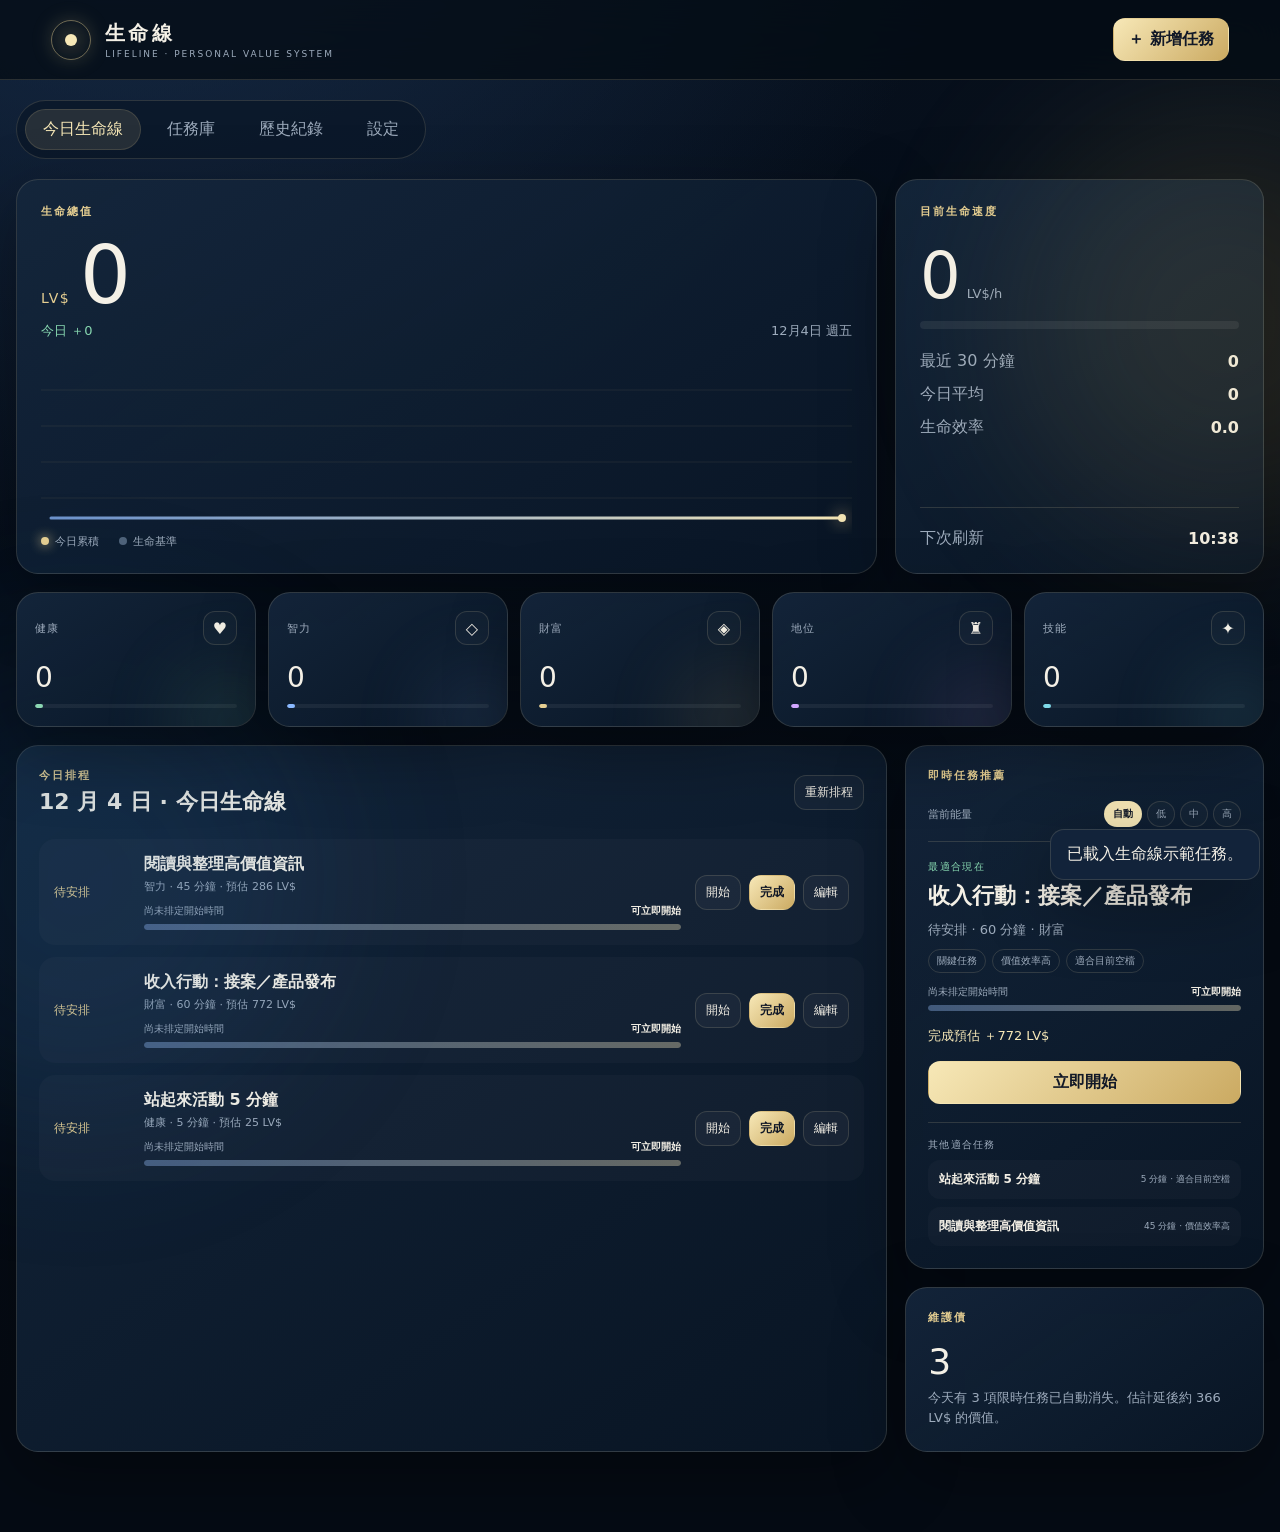
<file: index.html>
<!doctype html>
<html lang="zh-Hant">
<head>
  <meta charset="utf-8" />
  <meta name="viewport" content="width=device-width, initial-scale=1, viewport-fit=cover" />
  <meta name="theme-color" content="#07111f" />
  <meta name="description" content="生命線 Lifeline：把每日任務、能力成長與生命價值連結起來。" />
  <link rel="manifest" href="manifest.webmanifest" />
  <link rel="icon" href="icon.svg" type="image/svg+xml" />
  <link rel="stylesheet" href="style.css" />
  <title>生命線 Lifeline</title>
</head>
<body>
  <div class="ambient ambient-a"></div>
  <div class="ambient ambient-b"></div>

  <header class="topbar">
    <div class="brand">
      <div class="brand-mark" aria-hidden="true"><span></span></div>
      <div>
        <div class="brand-title">生命線</div>
        <div class="brand-subtitle">LIFELINE · PERSONAL VALUE SYSTEM</div>
      </div>
    </div>
    <div class="top-actions">
      <button id="installBtn" class="button ghost hidden">安裝 App</button>
      <button id="addTaskBtn" class="button primary">＋ 新增任務</button>
    </div>
  </header>

  <main class="app-shell">
    <nav class="tabs" aria-label="主選單">
      <button class="tab active" data-view="dashboard">今日生命線</button>
      <button class="tab" data-view="tasks">任務庫</button>
      <button class="tab" data-view="history">歷史紀錄</button>
      <button class="tab" data-view="settings">設定</button>
    </nav>

    <section id="dashboardView" class="view active">
      <div class="hero-grid">
        <article class="card total-card">
          <div class="eyebrow">生命總值</div>
          <div class="total-value"><span class="currency">LV$</span><span id="totalValue">0</span></div>
          <div class="delta-row">
            <span id="todayDelta" class="positive">今日 ＋0</span>
            <span id="currentTimeLabel">更新中</span>
          </div>
          <canvas id="lifelineCanvas" width="900" height="260" aria-label="生命價值走勢圖"></canvas>
          <div class="chart-legend">
            <span><i class="legend-dot live"></i>今日累積</span>
            <span><i class="legend-dot baseline"></i>生命基準</span>
          </div>
        </article>

        <article class="card speed-card">
          <div class="eyebrow">目前生命速度</div>
          <div class="speed-value"><span id="currentRate">0</span><small>LV$/h</small></div>
          <div class="speed-meter"><div id="speedMeterFill"></div></div>
          <div class="metric-list">
            <div><span>最近 30 分鐘</span><strong id="instantRate">0</strong></div>
            <div><span>今日平均</span><strong id="dailyRate">0</strong></div>
            <div><span>生命效率</span><strong id="efficiencyRate">0</strong></div>
          </div>
          <div class="next-refresh">
            <span>下次刷新</span>
            <strong id="refreshCountdown">30:00</strong>
          </div>
        </article>
      </div>

      <section class="dimension-grid" id="dimensionGrid" aria-label="生命五維"></section>

      <div class="content-grid">
        <section class="card timeline-card">
          <div class="section-head">
            <div>
              <div class="eyebrow">今日排程</div>
              <h2 id="todayTitle">今日生命線</h2>
            </div>
            <button id="autoScheduleBtn" class="button ghost small">重新排程</button>
          </div>
          <div id="timeline" class="timeline"></div>
        </section>

        <aside class="side-stack">
          <section class="card focus-card">
            <div class="eyebrow">下一個行動</div>
            <div id="focusTask" class="focus-task"></div>
          </section>
          <section class="card debt-card">
            <div class="eyebrow">維護債</div>
            <div id="debtSummary" class="debt-summary"></div>
          </section>
        </aside>
      </div>
    </section>

    <section id="tasksView" class="view">
      <div class="section-head page-head">
        <div>
          <div class="eyebrow">所有任務</div>
          <h1>任務庫</h1>
        </div>
        <div class="task-filters">
          <select id="taskFilterCategory" aria-label="任務分類篩選">
            <option value="all">全部面向</option>
            <option value="health">健康</option>
            <option value="intelligence">智力</option>
            <option value="wealth">財富</option>
            <option value="status">地位</option>
            <option value="skill">技能</option>
          </select>
          <select id="taskFilterStatus" aria-label="任務狀態篩選">
            <option value="all">全部狀態</option>
            <option value="pending">待完成</option>
            <option value="completed">已完成</option>
          </select>
        </div>
      </div>
      <div id="taskLibrary" class="task-library"></div>
    </section>

    <section id="historyView" class="view">
      <div class="section-head page-head">
        <div>
          <div class="eyebrow">價值足跡</div>
          <h1>歷史紀錄</h1>
        </div>
      </div>
      <div id="historyList" class="history-list"></div>
    </section>

    <section id="settingsView" class="view">
      <div class="section-head page-head">
        <div>
          <div class="eyebrow">系統設定</div>
          <h1>生命線控制台</h1>
        </div>
      </div>
      <div class="settings-grid">
        <section class="card settings-card">
          <h3>價值換算</h3>
          <label>生命價值貨幣名稱<input id="currencyName" type="text" maxlength="8" /></label>
          <label>每日可排程時數<input id="availableHours" type="number" min="1" max="18" step="0.5" /></label>
          <label>自動排程使用比例<input id="scheduleLoad" type="range" min="30" max="90" step="5" /><span id="scheduleLoadLabel"></span></label>
          <label>起床時間<input id="wakeTime" type="time" /></label>
          <label>睡眠時間<input id="sleepTime" type="time" /></label>
          <button id="saveSettingsBtn" class="button primary full">儲存設定</button>
        </section>

        <section class="card settings-card">
          <h3>資料管理</h3>
          <p>所有資料預設儲存在這台裝置的瀏覽器中，不會自動上傳。</p>
          <button id="exportBtn" class="button ghost full">匯出 JSON 備份</button>
          <label class="file-button button ghost full">匯入 JSON<input id="importInput" type="file" accept="application/json" /></label>
          <button id="seedBtn" class="button ghost full">載入示範任務</button>
          <button id="resetBtn" class="button danger full">清除全部資料</button>
        </section>

        <section class="card settings-card">
          <h3>計算原則</h3>
          <p>任務價值 = 基礎價值 × 完成比例 × 品質 × 難度 × 持續 × 槓桿。</p>
          <p>「目前生命速度」採加權平均，休息不會立即歸零，但長時間無有效行動會逐步下降。</p>
          <p>未完成任務不扣除已累積價值，而是形成可被清除的維護債。</p>
        </section>
      </div>
    </section>
  </main>

  <dialog id="taskDialog" class="modal">
    <form id="taskForm" method="dialog">
      <div class="modal-head">
        <div>
          <div class="eyebrow">建立行動</div>
          <h2 id="taskDialogTitle">新增任務</h2>
        </div>
        <button type="button" class="icon-button" data-close="taskDialog" aria-label="關閉">×</button>
      </div>
      <input id="taskId" type="hidden" />
      <div class="form-grid">
        <label class="span-2">任務名稱<input id="taskTitle" required maxlength="60" placeholder="例如：完成生命線首頁原型" /></label>
        <label>主要面向<select id="taskCategory" required>
          <option value="health">健康</option>
          <option value="intelligence">智力</option>
          <option value="wealth">財富</option>
          <option value="status">地位</option>
          <option value="skill" selected>技能</option>
        </select></label>
        <label>預估時間（分鐘）<input id="taskDuration" type="number" min="5" max="720" step="5" value="30" required /></label>
        <label>基礎價值<input id="taskValue" type="number" min="0" max="1000000" step="10" value="200" required /></label>
        <label>精神消耗<input id="taskEnergy" type="number" min="1" max="100" step="1" value="30" required /></label>
        <label>重複方式<select id="taskRepeat">
          <option value="once">單次</option>
          <option value="daily">每天</option>
          <option value="interval">完成後按間隔重複</option>
          <option value="weekly">每週</option>
        </select></label>
        <label>固定時間<input id="taskTime" type="time" /></label>
        <label id="intervalField" class="hidden">間隔（分鐘）<input id="taskInterval" type="number" min="30" max="10080" step="30" value="120" /></label>
        <label id="weekdayField" class="hidden">每週星期<select id="taskWeekday">
          <option value="1">星期一</option><option value="2">星期二</option><option value="3">星期三</option>
          <option value="4">星期四</option><option value="5">星期五</option><option value="6">星期六</option><option value="0">星期日</option>
        </select></label>
        <label>優先度<select id="taskPriority"><option value="1">低</option><option value="2" selected>中</option><option value="3">高</option><option value="4">關鍵</option></select></label>
        <label>難度係數<input id="taskDifficulty" type="number" min="0.5" max="2" step="0.1" value="1" /></label>
        <label>槓桿係數<input id="taskLeverage" type="number" min="0.5" max="3" step="0.1" value="1" /></label>
        <label class="span-2">說明<textarea id="taskNotes" rows="3" maxlength="300" placeholder="完成標準、必要資料或提醒"></textarea></label>
      </div>
      <div class="modal-actions">
        <button type="button" class="button ghost" data-close="taskDialog">取消</button>
        <button type="submit" class="button primary">儲存任務</button>
      </div>
    </form>
  </dialog>

  <dialog id="completeDialog" class="modal compact">
    <form id="completeForm" method="dialog">
      <div class="modal-head">
        <div>
          <div class="eyebrow">任務結算</div>
          <h2 id="completeTaskTitle">完成任務</h2>
        </div>
        <button type="button" class="icon-button" data-close="completeDialog" aria-label="關閉">×</button>
      </div>
      <input id="completeTaskId" type="hidden" />
      <label>完成比例 <span id="completionLabel">100%</span><input id="completionRatio" type="range" min="10" max="100" step="5" value="100" /></label>
      <label>完成品質<select id="qualityFactor"><option value="0.8">快速完成</option><option value="1" selected>正常完成</option><option value="1.15">高品質完成</option><option value="1.3">超出預期</option></select></label>
      <label>實際耗時（分鐘）<input id="actualMinutes" type="number" min="1" max="1440" value="30" required /></label>
      <label>完成筆記<textarea id="completionNote" rows="3" maxlength="300" placeholder="成果、連結或下一步"></textarea></label>
      <div id="completionPreview" class="completion-preview"></div>
      <div class="modal-actions">
        <button type="button" class="button ghost" data-close="completeDialog">取消</button>
        <button type="submit" class="button primary">結算價值</button>
      </div>
    </form>
  </dialog>

  <div id="toast" class="toast" role="status" aria-live="polite"></div>
  <script src="app.js"></script>
</body>
</html>
</file>
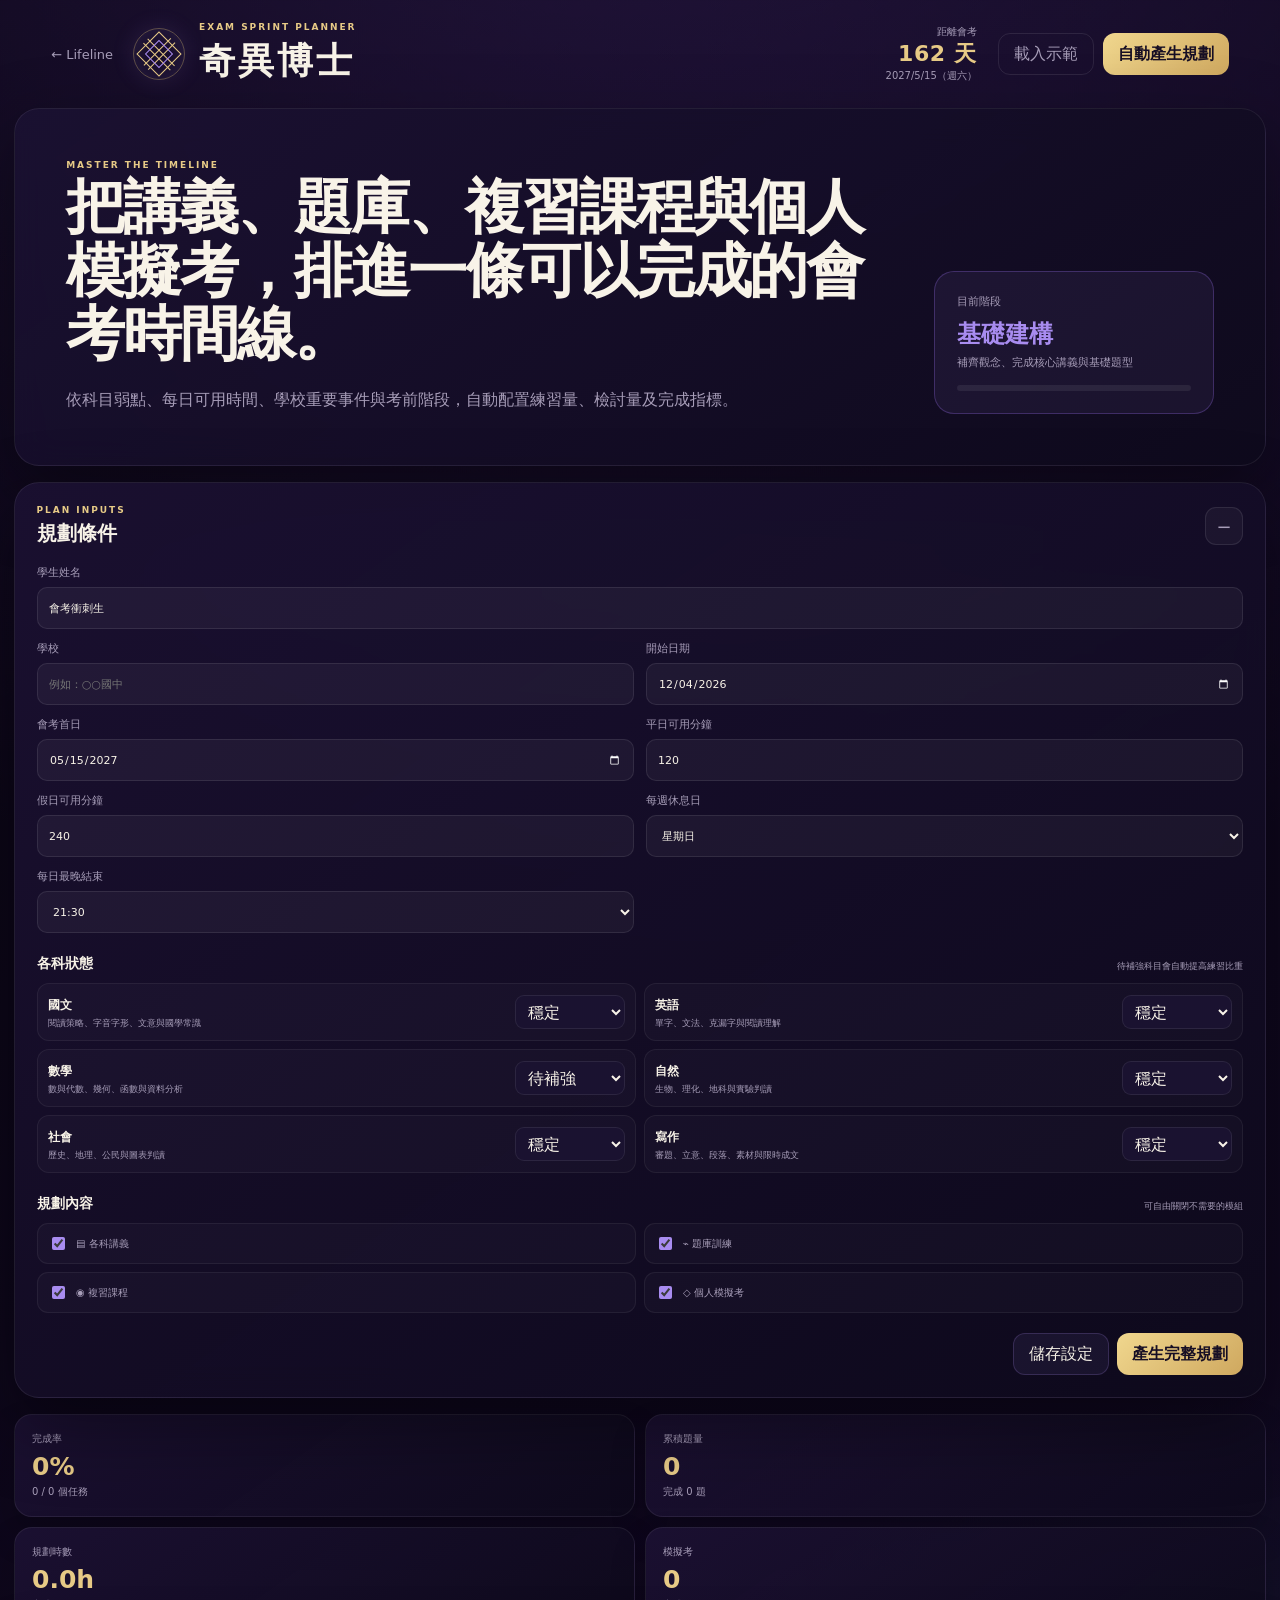
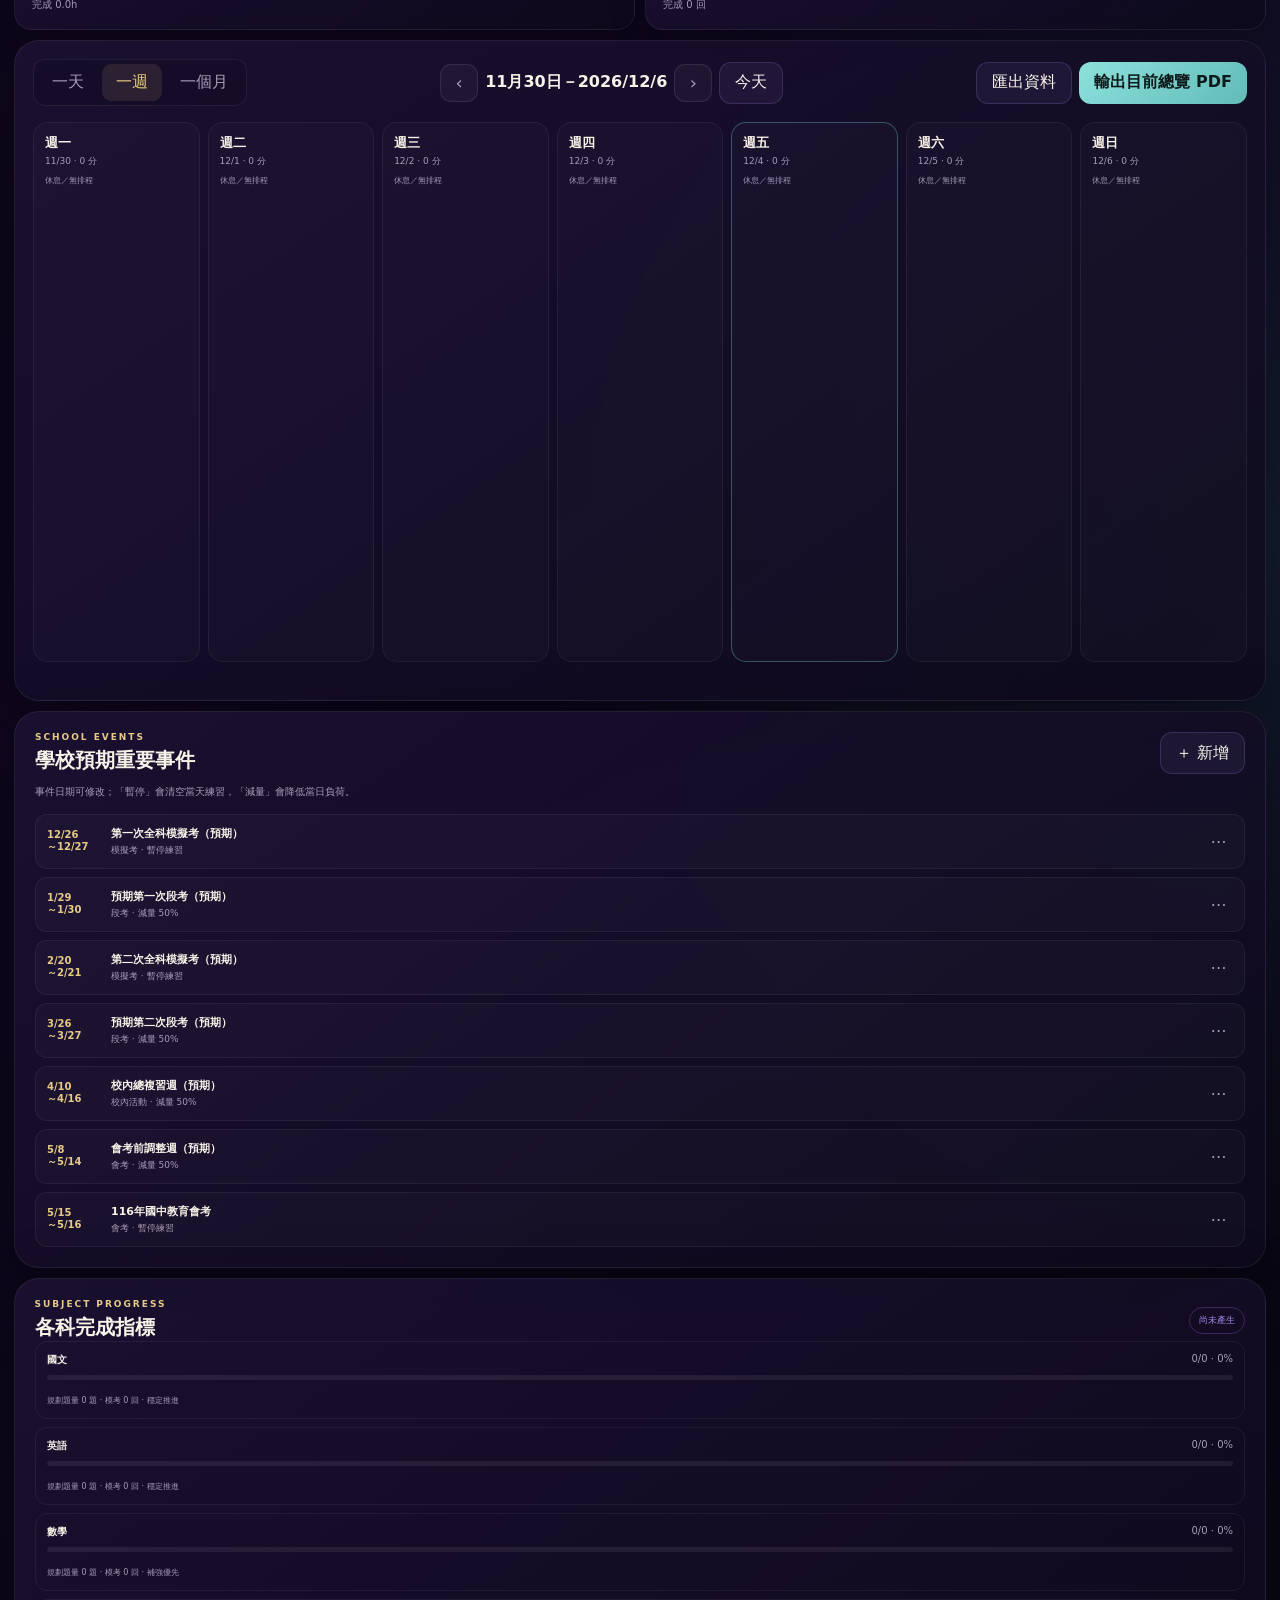
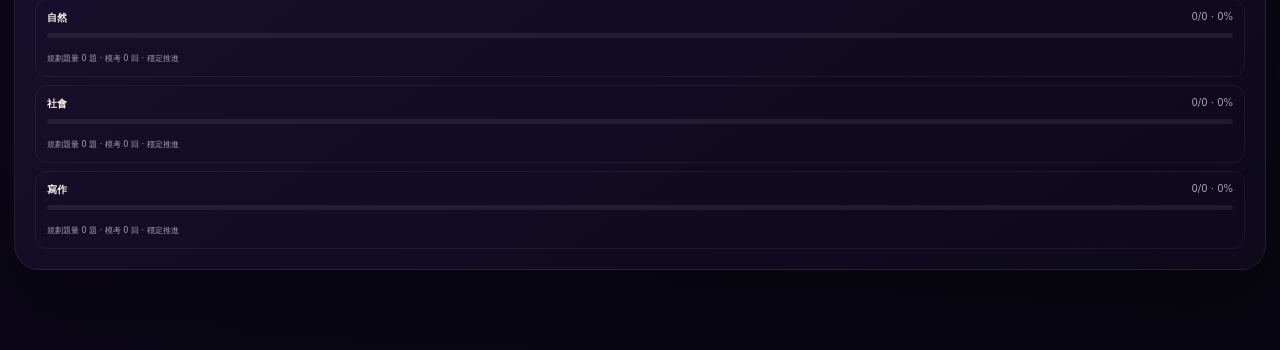
<file: doctor-strange/index.html>
<!doctype html>
<html lang="zh-Hant">
<head>
  <meta charset="utf-8" />
  <meta name="viewport" content="width=device-width, initial-scale=1, viewport-fit=cover" />
  <meta name="theme-color" content="#120b24" />
  <meta name="description" content="奇異博士：會考衝刺全科進度複習規劃產生器，支援日、週、月課表、完成指標、學校事件與 PDF 輸出。" />
  <title>奇異博士｜會考衝刺全科進度規劃器</title>
  <link rel="stylesheet" href="style.css" />
</head>
<body>
  <div class="portal-bg" aria-hidden="true"><span></span><span></span><span></span></div>
  <header class="topbar">
    <a class="back-link" href="../">← Lifeline</a>
    <div class="brand">
      <div class="sigil" aria-hidden="true"><i></i><b></b></div>
      <div><p>EXAM SPRINT PLANNER</p><h1>奇異博士</h1></div>
    </div>
    <div class="top-actions">
      <div class="countdown"><span>距離會考</span><strong id="countdownDays">—</strong><small id="examDateLabel">設定目標日</small></div>
      <button class="ghost-button" id="demoButton" type="button">載入示範</button>
      <button class="primary-button" id="generateButton" type="button">自動產生規劃</button>
    </div>
  </header>

  <main>
    <section class="hero panel">
      <div>
        <p class="eyebrow">MASTER THE TIMELINE</p>
        <h2>把講義、題庫、複習課程與個人模擬考，排進一條可以完成的會考時間線。</h2>
        <p>依科目弱點、每日可用時間、學校重要事件與考前階段，自動配置練習量、檢討量及完成指標。</p>
      </div>
      <div class="phase-card">
        <span>目前階段</span><strong id="phaseLabel">尚未產生</strong><small id="phaseDetail">完成設定後建立全科衝刺藍圖</small>
        <div class="phase-track"><i id="phaseProgress"></i></div>
      </div>
    </section>

    <section class="dashboard-grid">
      <aside class="settings panel">
        <div class="section-heading"><div><p class="eyebrow">PLAN INPUTS</p><h2>規劃條件</h2></div><button class="icon-button" id="collapseSettings" type="button" aria-label="收合設定">−</button></div>
        <div id="settingsBody">
          <div class="form-grid">
            <label class="wide">學生姓名<input id="studentName" value="會考衝刺生" maxlength="20" /></label>
            <label>學校<input id="schoolName" placeholder="例如：○○國中" maxlength="30" /></label>
            <label>開始日期<input id="startDate" type="date" /></label>
            <label>會考首日<input id="examDate" type="date" value="2027-05-15" /></label>
            <label>平日可用分鐘<input id="weekdayMinutes" type="number" min="30" max="360" step="15" value="120" /></label>
            <label>假日可用分鐘<input id="weekendMinutes" type="number" min="60" max="600" step="15" value="240" /></label>
            <label>每週休息日<select id="restDay"><option value="6">星期六</option><option value="0" selected>星期日</option><option value="-1">不固定休息</option></select></label>
            <label>每日最晚結束<select id="latestEnd"><option>20:30</option><option selected>21:30</option><option>22:30</option></select></label>
          </div>

          <div class="subheading"><h3>各科狀態</h3><span>待補強科目會自動提高練習比重</span></div>
          <div class="subject-settings" id="subjectSettings"></div>

          <div class="subheading"><h3>規劃內容</h3><span>可自由關閉不需要的模組</span></div>
          <div class="resource-toggle-grid" id="resourceToggles"></div>

          <div class="settings-actions">
            <button class="soft-button" id="saveSettingsButton" type="button">儲存設定</button>
            <button class="primary-button" id="generateSettingsButton" type="button">產生完整規劃</button>
          </div>
        </div>
      </aside>

      <section class="workspace">
        <section class="metrics-grid" id="metricsGrid">
          <article><span>完成率</span><strong id="completionRate">0%</strong><small id="completionDetail">0 / 0 個任務</small></article>
          <article><span>累積題量</span><strong id="questionTotal">0</strong><small id="questionDetail">完成 0 題</small></article>
          <article><span>規劃時數</span><strong id="plannedHours">0h</strong><small id="completedHours">完成 0h</small></article>
          <article><span>模擬考</span><strong id="mockTotal">0</strong><small id="mockDetail">完成 0 回</small></article>
        </section>

        <section class="calendar-shell panel">
          <div class="calendar-toolbar">
            <div class="view-switch" role="tablist" aria-label="課表總覽">
              <button class="view-button active" data-view="day" type="button">一天</button>
              <button class="view-button" data-view="week" type="button">一週</button>
              <button class="view-button" data-view="month" type="button">一個月</button>
            </div>
            <div class="date-nav">
              <button class="icon-button" id="previousPeriod" type="button">‹</button>
              <button class="date-heading" id="periodLabel" type="button">—</button>
              <input id="focusDate" type="date" aria-label="選擇日期" />
              <button class="icon-button" id="nextPeriod" type="button">›</button>
              <button class="soft-button" id="todayButton" type="button">今天</button>
            </div>
            <div class="export-actions">
              <button class="soft-button" id="exportJsonButton" type="button">匯出資料</button>
              <button class="pdf-button" id="exportPdfButton" type="button">輸出目前總覽 PDF</button>
            </div>
          </div>
          <div class="calendar-view" id="calendarView"></div>
        </section>

        <section class="lower-grid">
          <article class="panel event-panel">
            <div class="section-heading"><div><p class="eyebrow">SCHOOL EVENTS</p><h2>學校預期重要事件</h2></div><button class="soft-button" id="addEventButton" type="button">＋ 新增</button></div>
            <p class="panel-note">事件日期可修改；「暫停」會清空當天練習，「減量」會降低當日負荷。</p>
            <div class="event-list" id="eventList"></div>
          </article>
          <article class="panel progress-panel">
            <div class="section-heading"><div><p class="eyebrow">SUBJECT PROGRESS</p><h2>各科完成指標</h2></div><span class="status-pill" id="planStatus">尚未產生</span></div>
            <div class="subject-progress-list" id="subjectProgressList"></div>
          </article>
        </section>
      </section>
    </section>
  </main>

  <dialog id="eventDialog" class="modal">
    <form method="dialog" id="eventForm">
      <div class="modal-heading"><div><p class="eyebrow">SCHOOL EVENT</p><h2 id="eventDialogTitle">新增重要事件</h2></div><button class="icon-button" value="cancel" type="button">×</button></div>
      <input id="eventId" type="hidden" />
      <div class="form-grid">
        <label class="wide">事件名稱<input id="eventName" required maxlength="40" placeholder="例如：第二次段考" /></label>
        <label>開始日期<input id="eventStart" type="date" required /></label>
        <label>結束日期<input id="eventEnd" type="date" required /></label>
        <label>影響方式<select id="eventImpact"><option value="block">暫停練習</option><option value="light" selected>練習減量 50%</option><option value="notice">僅顯示提醒</option></select></label>
        <label>事件類型<select id="eventType"><option>段考</option><option>模擬考</option><option>校內活動</option><option>假期</option><option>會考</option><option>其他</option></select></label>
      </div>
      <div class="modal-actions"><button class="danger-button hidden" id="deleteEventButton" type="button">刪除事件</button><span></span><button class="ghost-button" value="cancel" type="button">取消</button><button class="primary-button" value="default" type="submit">儲存事件</button></div>
    </form>
  </dialog>

  <div class="toast" id="toast" role="status" aria-live="polite"></div>
  <script src="app-loader.js"></script>
</body>
</html>
</file>
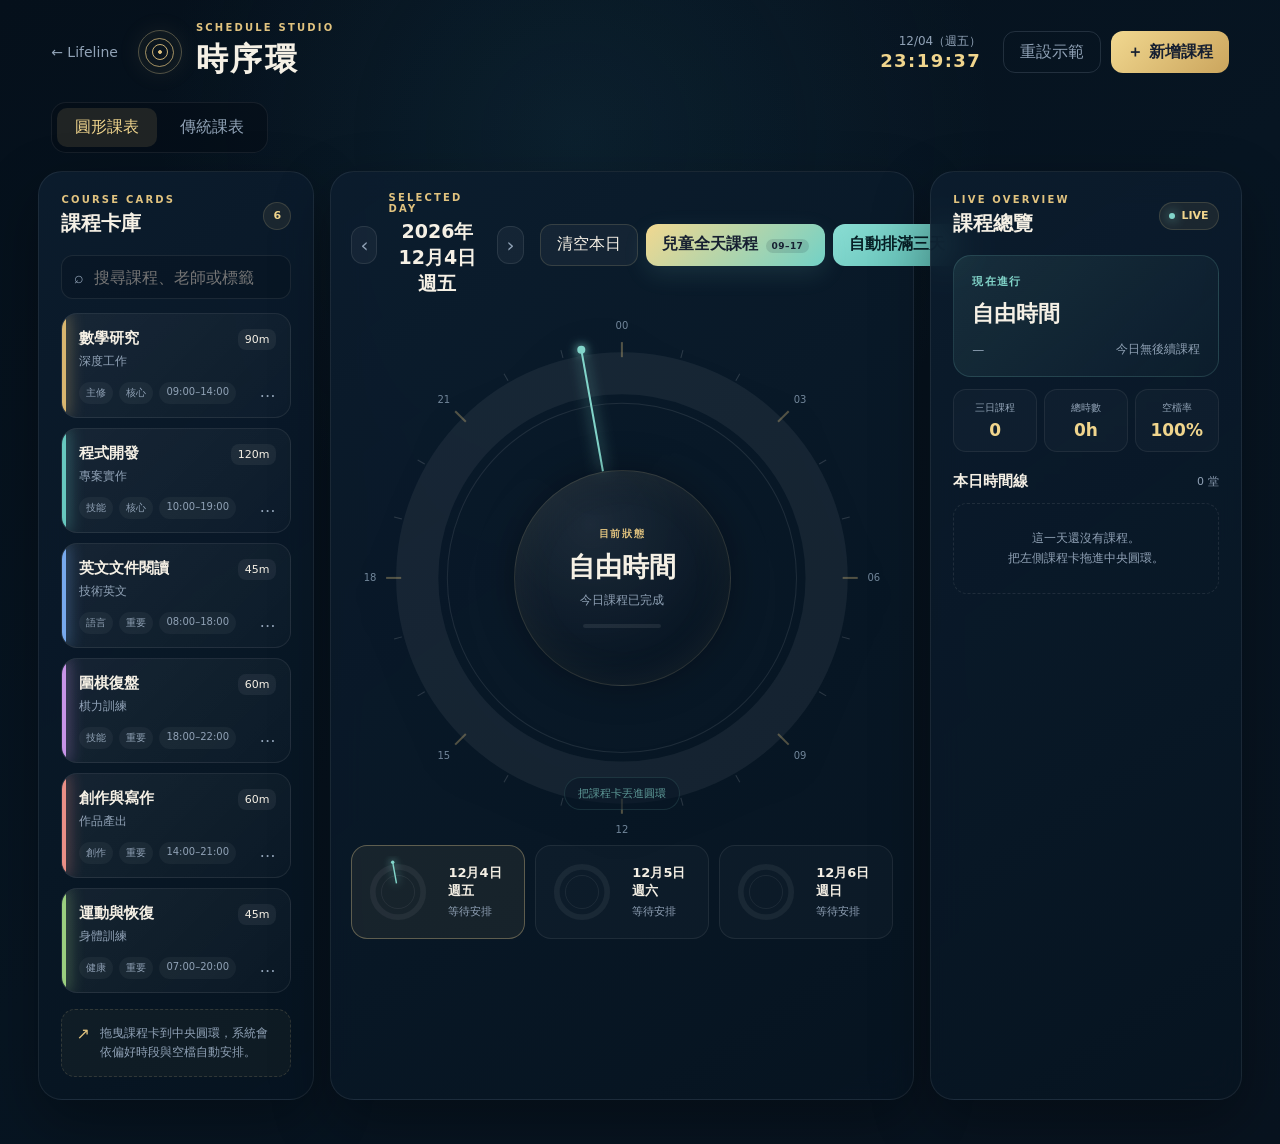
<file: schedule-studio/index.html>
<!doctype html>
<html lang="zh-Hant">
<head>
  <meta charset="utf-8" />
  <meta name="viewport" content="width=device-width, initial-scale=1" />
  <meta name="theme-color" content="#081422" />
  <meta name="description" content="拖曳課程卡，自動生成圓形與傳統課表。" />
  <title>時序環｜圓形課表工作室</title>
  <link rel="stylesheet" href="style.css" />
  <link rel="stylesheet" href="child-day.css" />
</head>
<body>
  <div class="ambient ambient-one"></div>
  <div class="ambient ambient-two"></div>

  <header class="topbar">
    <div class="brand-wrap">
      <a class="back-link" href="../" aria-label="返回 Lifeline">← Lifeline</a>
      <div class="brand-mark" aria-hidden="true"><span></span></div>
      <div>
        <p class="eyebrow">SCHEDULE STUDIO</p>
        <h1>時序環</h1>
      </div>
    </div>

    <div class="header-actions">
      <div class="live-clock" aria-live="polite">
        <span id="liveDate">—</span>
        <strong id="liveTime">--:--:--</strong>
      </div>
      <button class="ghost-button" id="resetButton" type="button">重設示範</button>
      <button class="primary-button" id="addCourseButton" type="button">＋ 新增課程</button>
    </div>
  </header>

  <nav class="view-tabs" aria-label="課表檢視方式">
    <button class="view-tab active" type="button" data-view="orbit">圓形課表</button>
    <button class="view-tab" type="button" data-view="grid">傳統課表</button>
  </nav>

  <main>
    <section class="view-panel active" id="orbitView">
      <div class="studio-grid">
        <aside class="course-library panel">
          <div class="panel-heading">
            <div>
              <p class="eyebrow">COURSE CARDS</p>
              <h2>課程卡庫</h2>
            </div>
            <span class="count-badge" id="courseCount">0</span>
          </div>

          <label class="search-box">
            <span aria-hidden="true">⌕</span>
            <input id="courseSearch" type="search" placeholder="搜尋課程、老師或標籤" autocomplete="off" />
          </label>

          <div class="course-list" id="courseList"></div>

          <div class="library-tip">
            <span class="tip-icon">↗</span>
            <p>拖曳課程卡到中央圓環，系統會依偏好時段與空檔自動安排。</p>
          </div>
        </aside>

        <section class="orbit-workspace panel">
          <div class="workspace-toolbar">
            <div class="date-navigation">
              <button class="icon-button" id="previousDayButton" type="button" aria-label="前一天">‹</button>
              <div>
                <p class="eyebrow">SELECTED DAY</p>
                <button class="date-title" id="selectedDateButton" type="button">—</button>
              </div>
              <button class="icon-button" id="nextDayButton" type="button" aria-label="後一天">›</button>
            </div>

            <div class="toolbar-actions">
              <button class="soft-button" id="clearDayButton" type="button">清空本日</button>
              <button class="primary-button child-day-button" id="childDayButton" type="button">兒童全天課程</button>
              <button class="accent-button" id="autoPlanButton" type="button">自動排滿三天</button>
            </div>
          </div>

          <div class="orbit-stage" id="orbitDropZone" tabindex="0" aria-label="拖曳課程到此處自動排課">
            <div class="drop-halo" aria-hidden="true"></div>
            <svg id="mainOrbit" class="main-orbit" viewBox="0 0 540 540" role="img" aria-label="選定日期的圓形課表"></svg>
            <div class="orbit-center">
              <p class="center-label" id="centerStatus">目前課程</p>
              <strong id="currentCourseName">自由時間</strong>
              <span id="currentCourseTime">等待下一堂課</span>
              <div class="center-progress"><span id="currentCourseProgress"></span></div>
            </div>
            <div class="drop-instruction" id="dropInstruction">把課程卡丟進圓環</div>
          </div>

          <div class="day-orbits" id="dayOrbitList" aria-label="連續三天課程總覽"></div>
        </section>

        <aside class="overview-panel panel">
          <div class="panel-heading">
            <div>
              <p class="eyebrow">LIVE OVERVIEW</p>
              <h2>課程總覽</h2>
            </div>
            <span class="live-dot">LIVE</span>
          </div>

          <section class="now-card">
            <p>現在進行</p>
            <h3 id="overviewCurrentName">自由時間</h3>
            <div class="now-meta">
              <span id="overviewCurrentTime">—</span>
              <span id="overviewCurrentTeacher">—</span>
            </div>
          </section>

          <section class="summary-strip">
            <div><span>三日課程</span><strong id="threeDayCount">0</strong></div>
            <div><span>總時數</span><strong id="threeDayHours">0h</strong></div>
            <div><span>空檔率</span><strong id="freeRatio">100%</strong></div>
          </section>

          <div class="agenda-heading">
            <h3>本日時間線</h3>
            <span id="selectedDayTotal">0 堂</span>
          </div>
          <div class="agenda-list" id="agendaList"></div>
        </aside>
      </div>
    </section>

    <section class="view-panel" id="gridView">
      <div class="grid-page panel">
        <div class="grid-page-heading">
          <div>
            <p class="eyebrow">TRADITIONAL TIMETABLE</p>
            <h2>傳統課表</h2>
            <p>與圓形課表共用同一份資料，拖曳排課後會即時同步。</p>
          </div>
          <div class="grid-actions">
            <button class="soft-button" id="exportButton" type="button">匯出 JSON</button>
            <button class="accent-button" id="printButton" type="button">列印課表</button>
          </div>
        </div>

        <div class="traditional-table-wrap">
          <div class="traditional-table" id="traditionalTable"></div>
        </div>
      </div>
    </section>
  </main>

  <dialog id="courseDialog" class="course-dialog">
    <form method="dialog" id="courseForm">
      <div class="dialog-heading">
        <div>
          <p class="eyebrow">COURSE EDITOR</p>
          <h2 id="dialogTitle">新增課程</h2>
        </div>
        <button class="icon-button" value="cancel" aria-label="關閉">×</button>
      </div>

      <input id="courseId" type="hidden" />
      <div class="form-grid">
        <label class="wide">課程名稱<input id="courseName" required maxlength="30" placeholder="例如：高等數學研究" /></label>
        <label>老師／主持人<input id="courseTeacher" maxlength="24" placeholder="例如：自學" /></label>
        <label>分類<select id="courseCategory"><option>主修</option><option>技能</option><option>健康</option><option>創作</option><option>語言</option><option>其他</option></select></label>
        <label>每堂時長（分鐘）<input id="courseDuration" type="number" min="15" max="360" step="15" value="60" required /></label>
        <label>優先度<select id="coursePriority"><option value="3">核心</option><option value="2" selected>重要</option><option value="1">彈性</option></select></label>
        <label>偏好開始時間<input id="coursePreferredStart" type="time" value="09:00" /></label>
        <label>偏好結束時間<input id="coursePreferredEnd" type="time" value="20:00" /></label>
        <label class="color-field">識別色<input id="courseColor" type="color" value="#d9b66f" /></label>
      </div>

      <div class="dialog-actions">
        <button class="danger-button hidden" id="deleteCourseButton" type="button">刪除課程</button>
        <span></span>
        <button class="ghost-button" value="cancel" type="button" id="cancelDialogButton">取消</button>
        <button class="primary-button" value="default" type="submit">儲存課程</button>
      </div>
    </form>
  </dialog>

  <dialog id="childDayDialog" class="course-dialog child-day-dialog">
    <form method="dialog" id="childDayForm" class="child-day-form">
      <div class="dialog-heading">
        <div>
          <p class="eyebrow">CHILD FULL-DAY PLANNER</p>
          <h2>一鍵產生兒童全天課程</h2>
        </div>
        <button class="icon-button" value="cancel" aria-label="關閉">×</button>
      </div>

      <div class="child-day-intro">
        <section class="child-day-inputs">
          <div class="child-day-date-card">
            <span>套用日期</span>
            <strong id="childSelectedDate">目前選定日期</strong>
          </div>

          <div class="form-grid">
            <label>小朋友年紀
              <input id="childAge" type="number" min="3" max="12" value="6" required />
            </label>
            <label>活動場域
              <select id="childVenue" required>
                <option value="kindergarten">幼兒園／安親班</option>
                <option value="learningCenter">補習班／學習中心</option>
                <option value="school" selected>學校／校園</option>
                <option value="camp">營隊／戶外教育</option>
                <option value="home">居家共學</option>
                <option value="community">社區活動中心</option>
              </select>
            </label>
          </div>

          <span class="child-age-hint" id="childAgeHint">6 歲 · 國小低年級節奏</span>
          <p class="child-rationale" id="childRationale"></p>

          <div class="child-rule-grid">
            <div><span>單次專注</span><strong id="childRuleFocus">—</strong></div>
            <div><span>休息安排</span><strong id="childRuleBreaks">—</strong></div>
            <div><span>午間恢復</span><strong id="childRuleRest">—</strong></div>
            <div><span>動態活動</span><strong id="childRuleActivity">—</strong></div>
          </div>

          <div class="child-safety-note">
            <strong>排程原則</strong>
            <span>09:00–17:00 完整覆蓋，包含午餐、喝水、如廁、護眼、轉換與收拾時間；實際帶班仍應依孩子身體狀況彈性調整。</span>
          </div>
        </section>

        <section class="child-day-preview">
          <div class="child-preview-heading">
            <div>
              <h3>全天課程預覽</h3>
              <p>教室會依場域與活動類型自動指派。</p>
            </div>
            <div class="child-room-preview" id="childRoomPreview"></div>
          </div>
          <div class="child-timeline-preview" id="childTimelinePreview"></div>
        </section>
      </div>

      <div class="dialog-actions">
        <span></span>
        <button class="ghost-button" value="cancel" type="button" id="cancelChildDayButton">取消</button>
        <button class="primary-button" value="default" type="submit">產生 09:00–17:00 課表</button>
      </div>
    </form>
  </dialog>

  <div class="toast" id="toast" role="status" aria-live="polite"></div>

  <script src="app.js"></script>
  <script src="child-day.js"></script>
</body>
</html>
</file>
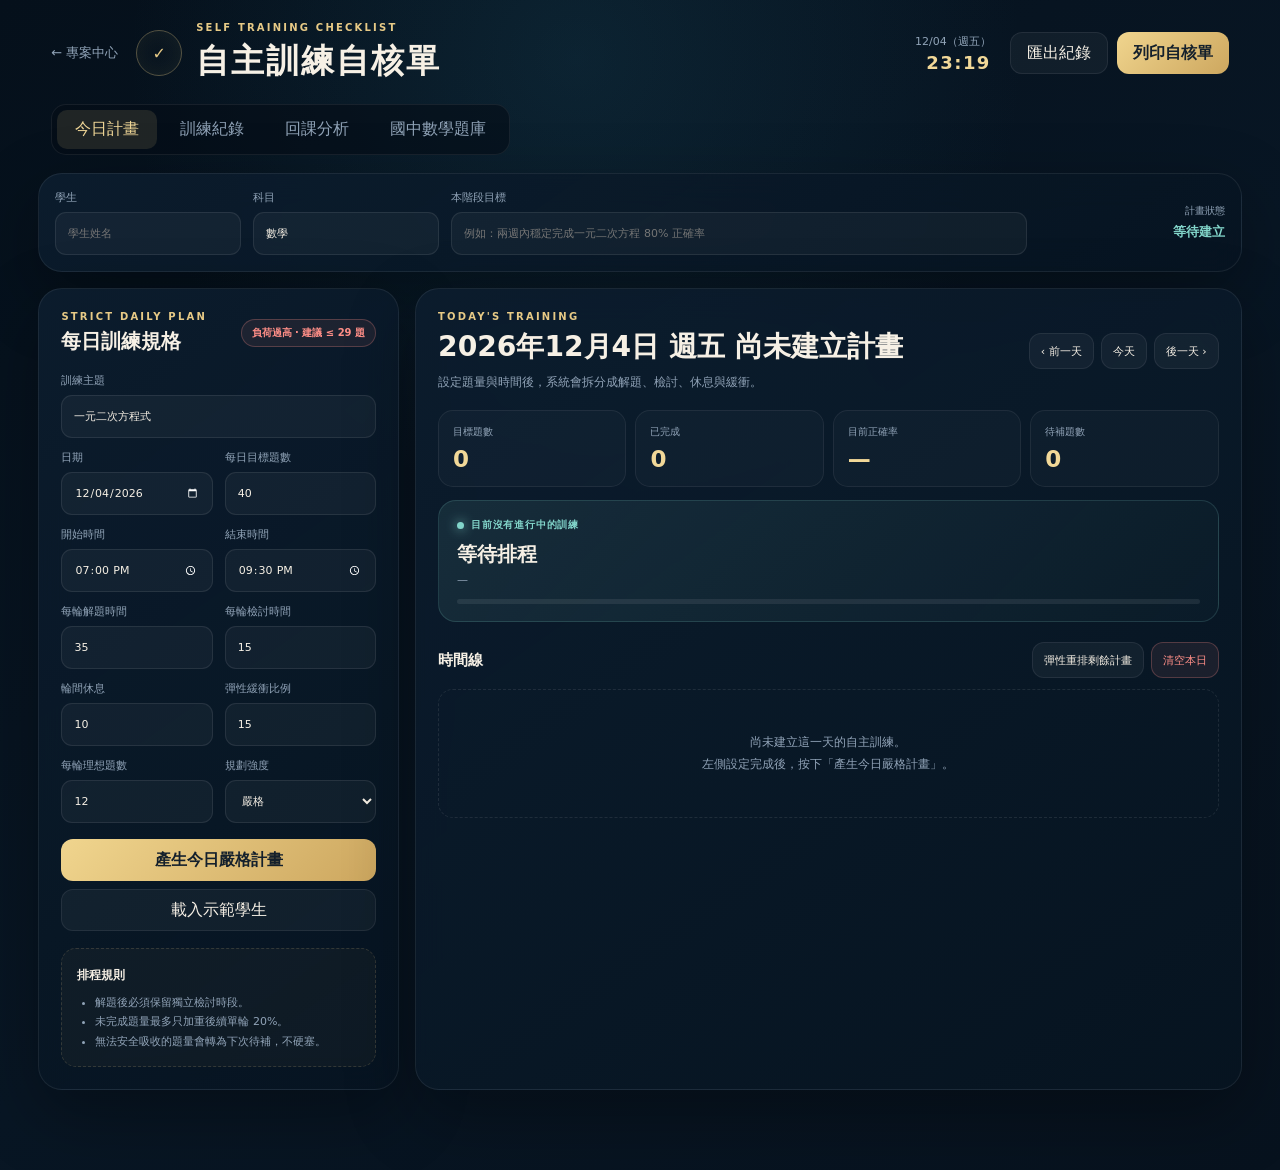
<file: self-training-checklist/index.html>
<!doctype html>
<html lang="zh-Hant">
<head>
  <meta charset="utf-8" />
  <meta name="viewport" content="width=device-width, initial-scale=1, viewport-fit=cover" />
  <meta name="theme-color" content="#071522" />
  <meta name="description" content="自主訓練自核單：嚴格規劃每日題量、解題與檢討時間，並依完成狀況彈性調整下次練習量。" />
  <link rel="icon" href="../icon.svg" type="image/svg+xml" />
  <link rel="stylesheet" href="style.css" />
  <link rel="stylesheet" href="question-bank.css" />
  <title>自主訓練自核單｜Lifeline</title>
</head>
<body>
  <div class="ambient ambient-a"></div>
  <div class="ambient ambient-b"></div>

  <header class="topbar">
    <div class="brand-wrap">
      <a class="back-link" href="../portal/">← 專案中心</a>
      <div class="brand-mark" aria-hidden="true"><span>✓</span></div>
      <div>
        <p class="eyebrow">SELF TRAINING CHECKLIST</p>
        <h1>自主訓練自核單</h1>
      </div>
    </div>
    <div class="header-actions">
      <div class="live-clock"><span id="liveDate">—</span><strong id="liveTime">--:--</strong></div>
      <button class="soft-button" id="exportButton" type="button">匯出紀錄</button>
      <button class="primary-button" id="printButton" type="button">列印自核單</button>
    </div>
  </header>

  <nav class="view-tabs" aria-label="自主訓練頁面">
    <button class="view-tab active" type="button" data-view="plan">今日計畫</button>
    <button class="view-tab" type="button" data-view="records">訓練紀錄</button>
    <button class="view-tab" type="button" data-view="analysis">回課分析</button>
  </nav>

  <main>
    <section class="view-panel active" id="planView">
      <section class="profile-strip panel">
        <label><span>學生</span><input id="studentName" maxlength="24" placeholder="學生姓名" /></label>
        <label><span>科目</span><input id="subjectName" maxlength="24" value="數學" /></label>
        <label class="profile-goal"><span>本階段目標</span><input id="stageGoal" maxlength="80" placeholder="例如：兩週內穩定完成一元二次方程 80% 正確率" /></label>
        <div class="profile-status"><span>計畫狀態</span><strong id="profileStatus">等待建立</strong></div>
      </section>

      <div class="plan-layout">
        <aside class="planner-panel panel">
          <div class="panel-heading">
            <div><p class="eyebrow">STRICT DAILY PLAN</p><h2>每日訓練規格</h2></div>
            <span class="status-badge" id="capacityBadge">未計算</span>
          </div>

          <div class="planner-form">
            <label class="wide"><span>訓練主題</span><input id="trainingTopic" maxlength="50" value="一元二次方程式" /></label>
            <label><span>日期</span><input id="trainingDate" type="date" /></label>
            <label><span>每日目標題數</span><input id="dailyQuestions" type="number" min="5" max="300" step="5" value="40" /></label>
            <label><span>開始時間</span><input id="startTime" type="time" value="19:00" /></label>
            <label><span>結束時間</span><input id="endTime" type="time" value="21:30" /></label>
            <label><span>每輪解題時間</span><input id="solveMinutes" type="number" min="10" max="120" step="5" value="35" /></label>
            <label><span>每輪檢討時間</span><input id="reviewMinutes" type="number" min="5" max="60" step="5" value="15" /></label>
            <label><span>輪間休息</span><input id="breakMinutes" type="number" min="0" max="30" step="5" value="10" /></label>
            <label><span>彈性緩衝比例</span><input id="bufferPercent" type="number" min="0" max="35" step="5" value="15" /></label>
            <label><span>每輪理想題數</span><input id="sessionQuestions" type="number" min="3" max="60" step="1" value="12" /></label>
            <label><span>規劃強度</span><select id="strictness"><option value="steady">穩定</option><option value="strict" selected>嚴格</option><option value="challenge">挑戰</option></select></label>
          </div>

          <div class="planner-actions">
            <button class="primary-button full" id="generatePlanButton" type="button">產生今日嚴格計畫</button>
            <button class="soft-button full" id="loadDemoButton" type="button">載入示範學生</button>
          </div>

          <div class="planning-rules">
            <strong>排程規則</strong>
            <ul>
              <li>解題後必須保留獨立檢討時段。</li>
              <li>未完成題量最多只加重後續單輪 20%。</li>
              <li>無法安全吸收的題量會轉為下次待補，不硬塞。</li>
            </ul>
          </div>
        </aside>

        <section class="timeline-panel panel">
          <div class="timeline-toolbar">
            <div>
              <p class="eyebrow">TODAY'S TRAINING</p>
              <h2 id="planTitle">今日尚未建立訓練計畫</h2>
              <p id="planSubtitle">設定題量與時間後，系統會拆分成解題、檢討、休息與緩衝。</p>
            </div>
            <div class="timeline-actions">
              <button class="soft-button" id="previousDateButton" type="button">‹ 前一天</button>
              <button class="soft-button" id="todayButton" type="button">今天</button>
              <button class="soft-button" id="nextDateButton" type="button">後一天 ›</button>
            </div>
          </div>

          <section class="summary-grid">
            <article><span>目標題數</span><strong id="targetQuestionsMetric">0</strong></article>
            <article><span>已完成</span><strong id="completedQuestionsMetric">0</strong></article>
            <article><span>目前正確率</span><strong id="accuracyMetric">—</strong></article>
            <article><span>待補題數</span><strong id="carryoverMetric">0</strong></article>
          </section>

          <section class="current-block" id="currentBlockCard">
            <div class="current-label"><span class="pulse"></span><span id="currentBlockLabel">目前沒有進行中的訓練</span></div>
            <h3 id="currentBlockName">等待排程</h3>
            <p id="currentBlockMeta">—</p>
            <div class="progress-track"><span id="currentBlockProgress"></span></div>
          </section>

          <div class="timeline-head">
            <h3>時間線</h3>
            <div>
              <button class="soft-button" id="adjustPlanButton" type="button">彈性重排剩餘計畫</button>
              <button class="danger-button" id="clearPlanButton" type="button">清空本日</button>
            </div>
          </div>
          <div class="training-timeline" id="trainingTimeline"></div>
        </section>
      </div>
    </section>

    <section class="view-panel" id="recordsView">
      <div class="page-heading">
        <div><p class="eyebrow">TRAINING LOG</p><h2>訓練紀錄</h2><p>學生每次完成後留下題數、正確率、耗時與卡關原因。</p></div>
        <div class="record-filters"><select id="recordRange"><option value="7">最近 7 天</option><option value="14" selected>最近 14 天</option><option value="30">最近 30 天</option><option value="all">全部</option></select><button class="danger-button" id="clearRecordsButton" type="button">清除紀錄</button></div>
      </div>
      <div class="records-layout">
        <section class="records-list panel" id="recordsList"></section>
        <aside class="adjustment-log panel">
          <div class="panel-heading"><div><p class="eyebrow">ADJUSTMENT LOG</p><h2>彈性調整紀錄</h2></div></div>
          <div id="adjustmentList"></div>
        </aside>
      </div>
    </section>

    <section class="view-panel" id="analysisView">
      <div class="page-heading">
        <div><p class="eyebrow">TEACHER REVIEW</p><h2>回課快速分析</h2><p>用近期真實完成量，而不是只看原始作業量，決定下一次練習。</p></div>
        <button class="primary-button" id="copyTeacherBriefButton" type="button">複製教師摘要</button>
      </div>

      <section class="analysis-metrics">
        <article class="panel"><span>計畫完成率</span><strong id="analysisCompletion">—</strong><small id="analysisCompletionNote">尚無資料</small></article>
        <article class="panel"><span>整體正確率</span><strong id="analysisAccuracy">—</strong><small id="analysisAccuracyNote">尚無資料</small></article>
        <article class="panel"><span>平均解題速度</span><strong id="analysisPace">—</strong><small>分鐘／題</small></article>
        <article class="panel"><span>檢討落實率</span><strong id="analysisReview">—</strong><small id="analysisReviewNote">尚無資料</small></article>
      </section>

      <div class="analysis-layout">
        <section class="trend-panel panel">
          <div class="panel-heading"><div><p class="eyebrow">14-DAY TREND</p><h2>近期訓練趨勢</h2></div><span class="status-badge" id="trendBadge">等待資料</span></div>
          <canvas id="trendCanvas" width="900" height="330" aria-label="近期訓練題量與正確率趨勢"></canvas>
          <div class="chart-legend"><span><i class="legend planned"></i>計畫題數</span><span><i class="legend completed"></i>完成題數</span><span><i class="legend accuracy"></i>正確率</span></div>
        </section>

        <aside class="recommend-panel panel">
          <p class="eyebrow">NEXT ASSIGNMENT</p>
          <h2>下次練習量建議</h2>
          <div class="recommend-number"><strong id="nextQuestionRecommendation">—</strong><span>題</span></div>
          <div class="recommend-grid">
            <div><span>建議解題時間</span><strong id="nextSolveRecommendation">—</strong></div>
            <div><span>建議檢討比例</span><strong id="nextReviewRecommendation">—</strong></div>
            <div><span>建議難度配置</span><strong id="nextDifficultyRecommendation">—</strong></div>
          </div>
          <p class="recommend-reason" id="recommendReason">完成幾次訓練後，系統會依完成率、正確率、速度與卡關程度調整。</p>
          <button class="soft-button full" id="applyRecommendationButton" type="button">套用到下一個訓練日</button>
        </aside>
      </div>

      <div class="analysis-bottom">
        <section class="topic-panel panel">
          <div class="panel-heading"><div><p class="eyebrow">TOPIC DIAGNOSIS</p><h2>主題診斷</h2></div></div>
          <div class="topic-table" id="topicTable"></div>
        </section>
        <section class="teacher-brief panel">
          <div class="panel-heading"><div><p class="eyebrow">QUICK BRIEF</p><h2>教師回課摘要</h2></div></div>
          <div id="teacherBrief"></div>
        </section>
      </div>
    </section>
  </main>

  <dialog id="checkDialog" class="check-dialog">
    <form id="checkForm" method="dialog">
      <div class="dialog-heading">
        <div><p class="eyebrow">SELF CHECK</p><h2 id="checkDialogTitle">完成訓練自核</h2></div>
        <button class="icon-button" value="cancel" type="button" id="closeCheckDialogButton" aria-label="關閉">×</button>
      </div>
      <input id="checkBlockId" type="hidden" />
      <div class="check-summary" id="checkSummary"></div>
      <div class="form-grid">
        <label><span>實際作答題數</span><input id="attemptedQuestions" type="number" min="0" max="500" required /></label>
        <label><span>答對題數</span><input id="correctQuestions" type="number" min="0" max="500" required /></label>
        <label><span>實際解題分鐘</span><input id="actualMinutes" type="number" min="1" max="360" required /></label>
        <label><span>實際檢討分鐘</span><input id="actualReviewMinutes" type="number" min="0" max="180" value="0" required /></label>
        <label><span>體感難度</span><select id="feltDifficulty"><option value="1">1 很輕鬆</option><option value="2">2 偏簡單</option><option value="3" selected>3 適中</option><option value="4">4 偏難</option><option value="5">5 很吃力</option></select></label>
        <label><span>主要卡關原因</span><select id="blockReason"><option value="none">無明顯卡關</option><option value="concept">概念不熟</option><option value="calculation">計算錯誤</option><option value="reading">題意理解</option><option value="method">方法選擇</option><option value="focus">專注不足</option><option value="time">時間不足</option></select></label>
        <label class="wide"><span>自核筆記</span><textarea id="checkNote" rows="3" maxlength="300" placeholder="錯題特徵、最容易卡住的步驟、下次提醒"></textarea></label>
      </div>
      <div class="dialog-actions">
        <button class="danger-button" id="markSkippedButton" type="button">標記未完成</button>
        <span></span>
        <button class="soft-button" value="cancel" type="button" id="cancelCheckButton">取消</button>
        <button class="primary-button" value="default" type="submit">儲存自核結果</button>
      </div>
    </form>
  </dialog>

  <div class="toast" id="toast" role="status" aria-live="polite"></div>
  <script src="app.js"></script>
  <script src="question-bank-loader.js"></script>
</body>
</html>
</file>
<file: style.css>
:root {
  --bg: #07111f;
  --bg-2: #0a1728;
  --panel: rgba(14, 29, 48, 0.82);
  --panel-strong: rgba(17, 34, 55, 0.96);
  --line: rgba(239, 222, 175, 0.15);
  --gold: #e6cf92;
  --gold-2: #f7e8b7;
  --ivory: #f4f0e6;
  --muted: #9dabbc;
  --green: #87d7b0;
  --red: #e79494;
  --blue: #8ab9ff;
  --shadow: 0 24px 70px rgba(0, 0, 0, 0.35);
  --radius: 22px;
}

* { box-sizing: border-box; }
html { color-scheme: dark; }
body {
  margin: 0;
  min-height: 100vh;
  font-family: Inter, ui-sans-serif, system-ui, -apple-system, BlinkMacSystemFont, "Segoe UI", "Noto Sans TC", sans-serif;
  background: radial-gradient(circle at 10% -20%, #1a3150 0, transparent 40%), linear-gradient(160deg, var(--bg), #050b14 70%);
  color: var(--ivory);
  overflow-x: hidden;
}
button, input, select, textarea { font: inherit; }
button { color: inherit; }
.ambient { position: fixed; border-radius: 999px; filter: blur(90px); opacity: .13; pointer-events: none; }
.ambient-a { width: 430px; height: 430px; background: #d9b85d; top: 12%; right: -160px; }
.ambient-b { width: 480px; height: 480px; background: #2467a8; bottom: -220px; left: -160px; }

.topbar {
  position: sticky; top: 0; z-index: 20;
  display: flex; justify-content: space-between; align-items: center;
  padding: 18px clamp(18px, 4vw, 54px);
  background: rgba(5, 12, 21, 0.76);
  border-bottom: 1px solid var(--line);
  backdrop-filter: blur(20px);
}
.brand { display: flex; align-items: center; gap: 14px; }
.brand-mark { width: 40px; height: 40px; border: 1px solid rgba(230, 207, 146, .45); border-radius: 50%; display:grid; place-items:center; box-shadow: 0 0 24px rgba(230,207,146,.12); }
.brand-mark span { width: 12px; height: 12px; border-radius: 50%; background: var(--gold-2); box-shadow: 0 0 24px var(--gold); }
.brand-title { font-size: 20px; letter-spacing: .16em; font-weight: 700; }
.brand-subtitle { margin-top: 2px; font-size: 9px; letter-spacing: .22em; color: var(--muted); }
.top-actions { display:flex; gap:10px; }

.app-shell { width: min(1440px, calc(100% - 32px)); margin: 0 auto; padding: 20px 0 80px; }
.tabs { display:flex; gap:8px; padding:8px; width:max-content; max-width:100%; overflow:auto; border:1px solid var(--line); border-radius:999px; background:rgba(10,23,40,.72); margin-bottom:20px; }
.tab { border:0; background:transparent; color:var(--muted); padding:10px 18px; border-radius:999px; white-space:nowrap; cursor:pointer; }
.tab.active { background:rgba(230,207,146,.12); color:var(--gold-2); box-shadow:inset 0 0 0 1px rgba(230,207,146,.15); }
.view { display:none; }
.view.active { display:block; animation:fade .2s ease; }
@keyframes fade { from {opacity:.4; transform:translateY(4px)} to {opacity:1; transform:none} }

.card { background:linear-gradient(145deg, rgba(20,38,60,.93), rgba(10,23,39,.86)); border:1px solid var(--line); border-radius:var(--radius); box-shadow:var(--shadow); }
.hero-grid { display:grid; grid-template-columns:minmax(0, 1.75fr) minmax(300px, .75fr); gap:18px; }
.total-card, .speed-card { padding:24px; min-height:360px; }
.eyebrow { font-size:11px; font-weight:700; letter-spacing:.18em; text-transform:uppercase; color:var(--gold); }
.total-value { display:flex; align-items:baseline; gap:10px; margin-top:10px; font-size:clamp(42px, 7vw, 80px); font-weight:300; letter-spacing:-.045em; }
.currency { font-size:14px; letter-spacing:.1em; color:var(--gold); }
.delta-row { display:flex; justify-content:space-between; color:var(--muted); font-size:13px; }
.positive { color:var(--green); }
#lifelineCanvas { width:100%; height:180px; display:block; margin-top:14px; }
.chart-legend { display:flex; gap:20px; font-size:11px; color:var(--muted); }
.legend-dot { width:8px; height:8px; border-radius:50%; display:inline-block; margin-right:6px; }
.legend-dot.live { background:var(--gold); box-shadow:0 0 12px var(--gold); }
.legend-dot.baseline { background:#50647b; }
.speed-card { display:flex; flex-direction:column; }
.speed-value { font-size:clamp(44px, 5vw, 70px); font-weight:300; margin:20px 0 8px; }
.speed-value small { font-size:13px; color:var(--muted); margin-left:6px; }
.speed-meter { height:8px; background:rgba(255,255,255,.07); border-radius:999px; overflow:hidden; }
.speed-meter div { height:100%; width:0; border-radius:inherit; background:linear-gradient(90deg, #8ba8c8, var(--gold-2)); transition:width .5s ease; }
.metric-list { margin-top:22px; display:grid; gap:12px; }
.metric-list div, .next-refresh { display:flex; justify-content:space-between; align-items:center; color:var(--muted); }
.metric-list strong, .next-refresh strong { color:var(--ivory); font-weight:600; }
.next-refresh { margin-top:auto; padding-top:20px; border-top:1px solid var(--line); }

.dimension-grid { display:grid; grid-template-columns:repeat(5, 1fr); gap:12px; margin:18px 0; }
.dimension-card { padding:18px; position:relative; overflow:hidden; min-height:132px; }
.dimension-card::after { content:""; position:absolute; inset:auto -30px -50px auto; width:110px; height:110px; border-radius:50%; background:var(--dimension-color); filter:blur(42px); opacity:.14; }
.dimension-top { display:flex; justify-content:space-between; align-items:center; }
.dimension-icon { width:34px; height:34px; display:grid; place-items:center; border:1px solid var(--line); border-radius:12px; background:rgba(255,255,255,.025); }
.dimension-value { margin-top:16px; font-size:28px; font-weight:500; }
.dimension-label { font-size:11px; letter-spacing:.12em; color:var(--muted); }
.dimension-bar { height:4px; border-radius:999px; background:rgba(255,255,255,.06); margin-top:10px; overflow:hidden; }
.dimension-bar div { height:100%; border-radius:inherit; background:var(--dimension-color); }

.content-grid { display:grid; grid-template-columns:minmax(0, 1.7fr) minmax(280px, .7fr); gap:18px; }
.timeline-card, .focus-card, .debt-card { padding:22px; }
.section-head { display:flex; justify-content:space-between; align-items:center; gap:16px; }
h1, h2, h3 { margin:4px 0 0; font-weight:600; }
h1 { font-size:32px; }
h2 { font-size:22px; }
h3 { font-size:18px; }
.timeline { margin-top:22px; display:grid; gap:12px; }
.timeline-item { display:grid; grid-template-columns:76px 1fr auto; gap:14px; align-items:center; padding:14px; border:1px solid transparent; border-radius:16px; background:rgba(255,255,255,.025); transition:.18s ease; }
.timeline-item:hover { border-color:var(--line); transform:translateY(-1px); }
.timeline-item.completed { opacity:.55; }
.timeline-item.completed .timeline-title { text-decoration:line-through; }
.timeline-time { color:var(--gold); font-size:12px; }
.timeline-title { font-weight:600; }
.timeline-meta { margin-top:4px; font-size:11px; color:var(--muted); }
.timeline-actions { display:flex; gap:8px; }
.side-stack { display:grid; align-content:start; gap:18px; }
.focus-task { margin-top:18px; }
.focus-name { font-size:22px; font-weight:600; line-height:1.35; }
.focus-meta { margin:10px 0 18px; color:var(--muted); font-size:13px; }
.focus-value { color:var(--gold-2); font-size:13px; margin-bottom:16px; }
.debt-summary { margin-top:16px; }
.debt-number { font-size:36px; font-weight:300; }
.debt-copy { margin-top:6px; color:var(--muted); font-size:13px; line-height:1.6; }

.button { border:1px solid transparent; border-radius:12px; padding:10px 14px; cursor:pointer; transition:.18s ease; }
.button:hover { transform:translateY(-1px); }
.button.primary { background:linear-gradient(135deg, var(--gold-2), #cbaa62); color:#111827; font-weight:700; }
.button.ghost { background:rgba(255,255,255,.035); border-color:var(--line); color:var(--ivory); }
.button.danger { background:rgba(231,148,148,.08); border-color:rgba(231,148,148,.25); color:#ffc5c5; }
.button.small { padding:8px 10px; font-size:12px; }
.button.full { width:100%; text-align:center; display:block; }
.icon-button { width:36px; height:36px; border-radius:10px; border:1px solid var(--line); background:rgba(255,255,255,.03); cursor:pointer; font-size:22px; }
.hidden { display:none !important; }

.page-head { margin:18px 0; }
.task-filters { display:flex; gap:10px; }
.task-library, .history-list { display:grid; gap:12px; }
.task-row, .history-row { display:grid; grid-template-columns:1fr auto; gap:16px; align-items:center; padding:18px; border:1px solid var(--line); background:rgba(13,27,45,.76); border-radius:16px; }
.task-row-title { font-weight:650; font-size:17px; }
.task-row-meta, .history-meta { margin-top:6px; color:var(--muted); font-size:12px; }
.task-row-actions { display:flex; gap:8px; flex-wrap:wrap; justify-content:flex-end; }
.pill { display:inline-flex; align-items:center; border-radius:999px; border:1px solid var(--line); padding:4px 8px; margin-right:6px; font-size:10px; color:var(--muted); }
.history-value { color:var(--gold-2); font-size:20px; text-align:right; }
.empty-state { padding:42px 20px; text-align:center; color:var(--muted); border:1px dashed var(--line); border-radius:18px; }

.settings-grid { display:grid; grid-template-columns:repeat(3, 1fr); gap:16px; }
.settings-card { padding:22px; display:grid; align-content:start; gap:14px; }
.settings-card p { margin:0; color:var(--muted); line-height:1.65; font-size:13px; }
label { display:grid; gap:7px; color:var(--muted); font-size:12px; }
input, select, textarea { width:100%; border:1px solid var(--line); border-radius:11px; padding:11px 12px; background:#081422; color:var(--ivory); outline:none; }
input:focus, select:focus, textarea:focus { border-color:rgba(230,207,146,.5); box-shadow:0 0 0 3px rgba(230,207,146,.08); }
input[type="range"] { padding:0; accent-color:var(--gold); }
.file-button input { display:none; }

.modal { width:min(720px, calc(100% - 24px)); max-height:90vh; overflow:auto; padding:0; border:1px solid var(--line); border-radius:24px; background:var(--panel-strong); color:var(--ivory); box-shadow:0 40px 120px rgba(0,0,0,.65); }
.modal::backdrop { background:rgba(0,6,12,.72); backdrop-filter:blur(8px); }
.modal form { padding:24px; }
.modal.compact { width:min(520px, calc(100% - 24px)); }
.modal-head { display:flex; justify-content:space-between; align-items:flex-start; margin-bottom:20px; }
.form-grid { display:grid; grid-template-columns:repeat(2, 1fr); gap:14px; }
.span-2 { grid-column:span 2; }
.modal-actions { display:flex; justify-content:flex-end; gap:10px; margin-top:22px; }
.completion-preview { margin-top:16px; padding:14px; border:1px solid var(--line); border-radius:14px; background:rgba(230,207,146,.055); color:var(--gold-2); }

.toast { position:fixed; right:20px; bottom:20px; z-index:100; max-width:min(420px, calc(100% - 40px)); padding:14px 16px; border:1px solid var(--line); border-radius:14px; background:#12233a; box-shadow:var(--shadow); opacity:0; transform:translateY(12px); pointer-events:none; transition:.25s ease; }
.toast.show { opacity:1; transform:none; }

@media (max-width: 1080px) {
  .hero-grid, .content-grid { grid-template-columns:1fr; }
  .dimension-grid { grid-template-columns:repeat(3, 1fr); }
  .settings-grid { grid-template-columns:1fr 1fr; }
}
@media (max-width: 700px) {
  .topbar { align-items:flex-start; }
  .brand-subtitle { display:none; }
  .top-actions .ghost { display:none; }
  .app-shell { width:min(100% - 20px, 1440px); }
  .dimension-grid { grid-template-columns:1fr 1fr; }
  .dimension-grid .dimension-card:last-child { grid-column:span 2; }
  .timeline-item { grid-template-columns:60px 1fr; }
  .timeline-actions { grid-column:2; }
  .settings-grid { grid-template-columns:1fr; }
  .task-row, .history-row { grid-template-columns:1fr; }
  .task-row-actions { justify-content:flex-start; }
  .history-value { text-align:left; }
  .form-grid { grid-template-columns:1fr; }
  .span-2 { grid-column:span 1; }
  .task-filters { width:100%; }
  .page-head { align-items:flex-start; flex-direction:column; }
}
</file>
<file: doctor-strange/style.css>
:root{color-scheme:dark;--bg:#0b0716;--panel:rgba(23,15,43,.88);--panel2:#1a1132;--line:rgba(225,198,113,.16);--line2:rgba(146,108,226,.3);--text:#f8f3e8;--muted:#a79db8;--gold:#e7ca86;--violet:#a88cf0;--cyan:#78d4d1;--rose:#eb92b8;--green:#8dd49d;--danger:#ff908d;--shadow:0 28px 74px rgba(0,0,0,.38);--font:Inter,ui-sans-serif,system-ui,-apple-system,BlinkMacSystemFont,"Segoe UI","Noto Sans TC",sans-serif}
*{box-sizing:border-box}html{background:var(--bg)}body{min-height:100vh;margin:0;overflow-x:hidden;color:var(--text);font-family:var(--font);background:radial-gradient(circle at 50% -10%,rgba(105,62,177,.27),transparent 34%),radial-gradient(circle at 100% 60%,rgba(48,132,139,.16),transparent 30%),linear-gradient(150deg,#090512,#100820 55%,#080712)}button,input,select{font:inherit}button{color:inherit;cursor:pointer}.portal-bg{position:fixed;z-index:-1;inset:0;overflow:hidden;pointer-events:none}.portal-bg span{position:absolute;border:1px solid rgba(168,140,240,.13);border-radius:50%;filter:drop-shadow(0 0 22px rgba(168,140,240,.1));animation:spin 34s linear infinite}.portal-bg span:nth-child(1){width:760px;height:760px;left:calc(50% - 380px);top:-420px}.portal-bg span:nth-child(2){width:520px;height:520px;right:-240px;top:26%;animation-direction:reverse}.portal-bg span:nth-child(3){width:390px;height:390px;left:-200px;bottom:-130px}@keyframes spin{to{transform:rotate(360deg)}}
.topbar{display:flex;align-items:center;gap:20px;padding:22px clamp(18px,4vw,64px)}.back-link{color:var(--muted);font-size:13px;text-decoration:none}.brand{display:flex;align-items:center;gap:14px;margin-right:auto}.brand p,.eyebrow{margin:0 0 5px;color:var(--gold);font-size:9px;font-weight:850;letter-spacing:.22em}.brand h1{margin:0;font-size:clamp(25px,3vw,36px);letter-spacing:.08em}.sigil{position:relative;display:grid;width:52px;height:52px;place-items:center;border:1px solid rgba(231,202,134,.35);border-radius:50%;box-shadow:inset 0 0 25px rgba(168,140,240,.12),0 0 25px rgba(168,140,240,.12)}.sigil:before,.sigil:after,.sigil i,.sigil b{content:"";position:absolute;border:1px solid var(--gold);transform:rotate(45deg)}.sigil:before{width:30px;height:30px}.sigil:after{width:18px;height:18px;border-color:var(--violet)}.sigil i{width:7px;height:38px;border-width:0 1px}.sigil b{width:38px;height:7px;border-width:1px 0}.top-actions{display:flex;align-items:center;gap:9px}.countdown{display:grid;min-width:130px;padding-right:12px;text-align:right}.countdown span,.countdown small{color:var(--muted);font-size:10px}.countdown strong{color:var(--gold);font-size:22px;letter-spacing:.03em}
button{border:0;transition:transform .18s ease,border-color .18s ease,background .18s ease}button:hover{transform:translateY(-1px)}.primary-button,.ghost-button,.soft-button,.pdf-button,.danger-button{min-height:42px;padding:0 15px;border-radius:12px;white-space:nowrap}.primary-button{color:#160e24;background:linear-gradient(135deg,#f0d78e,#cfa85f);font-weight:850}.ghost-button{border:1px solid rgba(255,255,255,.09);background:transparent;color:var(--muted)}.soft-button{border:1px solid rgba(168,140,240,.2);background:rgba(168,140,240,.08)}.pdf-button{color:#0c1a1c;background:linear-gradient(135deg,#8ce1db,#62bbb7);font-weight:850}.danger-button{border:1px solid rgba(255,144,141,.3);background:rgba(255,144,141,.08);color:var(--danger)}.icon-button{display:grid;width:38px;height:38px;place-items:center;border:1px solid rgba(255,255,255,.09);border-radius:11px;background:rgba(255,255,255,.04);color:var(--muted);font-size:18px}.hidden{display:none!important}
main{width:min(1740px,calc(100% - 28px));margin:0 auto;padding-bottom:80px}.panel{border:1px solid rgba(255,255,255,.075);border-radius:25px;background:linear-gradient(145deg,rgba(27,17,50,.91),rgba(14,10,28,.88));box-shadow:var(--shadow);backdrop-filter:blur(16px)}.hero{display:grid;grid-template-columns:minmax(0,1.5fr) minmax(260px,.5fr);gap:30px;align-items:end;padding:clamp(28px,4vw,58px)}.hero h2{max-width:1080px;margin:0;font-size:clamp(32px,4.6vw,68px);line-height:1.08;letter-spacing:-.035em}.hero>div>p:last-child{max-width:900px;margin:20px 0 0;color:var(--muted);line-height:1.75}.phase-card{padding:22px;border:1px solid var(--line2);border-radius:20px;background:rgba(168,140,240,.075)}.phase-card span,.phase-card small{display:block;color:var(--muted);font-size:11px}.phase-card strong{display:block;margin:9px 0 5px;color:var(--violet);font-size:24px}.phase-track{height:6px;margin-top:15px;overflow:hidden;border-radius:99px;background:rgba(255,255,255,.07)}.phase-track i{display:block;width:0;height:100%;background:linear-gradient(90deg,var(--violet),var(--cyan));transition:width .35s ease}
.dashboard-grid{display:grid;grid-template-columns:minmax(290px,370px) minmax(0,1fr);gap:16px;margin-top:16px}.settings{padding:22px;align-self:start;position:sticky;top:12px}.section-heading{display:flex;align-items:center;justify-content:space-between;gap:14px}.section-heading h2{margin:0;font-size:20px}.form-grid{display:grid;grid-template-columns:repeat(2,minmax(0,1fr));gap:12px;margin-top:18px}.form-grid label{display:grid;gap:7px;color:var(--muted);font-size:11px}.form-grid label.wide{grid-column:1/-1}.form-grid input,.form-grid select{width:100%;height:42px;padding:0 11px;border:1px solid rgba(255,255,255,.09);border-radius:10px;outline:0;color:var(--text);background:rgba(255,255,255,.045)}.form-grid input:focus,.form-grid select:focus{border-color:var(--line2)}.subheading{display:flex;align-items:end;justify-content:space-between;gap:12px;margin:22px 0 10px}.subheading h3{margin:0;font-size:14px}.subheading span{color:var(--muted);font-size:9px}.subject-settings{display:grid;gap:8px}.subject-setting{display:grid;grid-template-columns:1fr 110px;gap:8px;align-items:center;padding:10px;border:1px solid rgba(255,255,255,.06);border-radius:12px;background:rgba(255,255,255,.025)}.subject-setting strong{font-size:12px}.subject-setting small{display:block;margin-top:3px;color:var(--muted);font-size:9px}.subject-setting select{height:34px;padding:0 8px;border:1px solid rgba(255,255,255,.08);border-radius:9px;color:var(--text);background:#1a1230}.resource-toggle-grid{display:grid;grid-template-columns:repeat(2,1fr);gap:8px}.resource-toggle{display:flex;align-items:center;gap:8px;padding:10px;border:1px solid rgba(255,255,255,.06);border-radius:11px;color:var(--muted);font-size:10px;background:rgba(255,255,255,.025)}.resource-toggle input{accent-color:var(--violet)}.settings-actions{display:flex;justify-content:flex-end;gap:8px;margin-top:20px}
.workspace{min-width:0}.metrics-grid{display:grid;grid-template-columns:repeat(4,1fr);gap:10px}.metrics-grid article{padding:17px;border:1px solid rgba(255,255,255,.07);border-radius:18px;background:linear-gradient(145deg,rgba(29,18,52,.88),rgba(14,10,28,.84));box-shadow:0 18px 36px rgba(0,0,0,.18)}.metrics-grid span,.metrics-grid small{display:block;color:var(--muted);font-size:10px}.metrics-grid strong{display:block;margin:6px 0 4px;color:var(--gold);font-size:25px}.calendar-shell{margin-top:10px;padding:18px}.calendar-toolbar{display:flex;align-items:center;justify-content:space-between;gap:12px;flex-wrap:wrap}.view-switch{display:flex;gap:4px;padding:4px;border:1px solid rgba(255,255,255,.07);border-radius:12px;background:rgba(0,0,0,.13)}.view-button{padding:8px 14px;border-radius:9px;background:transparent;color:var(--muted)}.view-button.active{color:var(--gold);background:rgba(231,202,134,.1)}.date-nav,.export-actions{display:flex;align-items:center;gap:7px}.date-heading{min-width:170px;padding:0;background:transparent;font-weight:800}.date-nav input{position:absolute;width:1px;height:1px;opacity:0;pointer-events:none}.calendar-view{margin-top:16px;min-height:560px}
.day-view{display:grid;grid-template-columns:minmax(0,1fr) 260px;gap:14px}.day-head,.day-summary{padding:18px;border:1px solid rgba(255,255,255,.06);border-radius:17px;background:rgba(255,255,255,.025)}.day-head h3{margin:0;font-size:26px}.day-head p{margin:7px 0 0;color:var(--muted);font-size:12px}.task-list{display:grid;gap:9px;margin-top:12px}.task-card{position:relative;display:grid;grid-template-columns:72px 1fr auto;gap:12px;align-items:center;padding:14px;border:1px solid rgba(255,255,255,.065);border-radius:15px;background:rgba(255,255,255,.025);overflow:hidden}.task-card:before{content:"";position:absolute;left:0;top:0;bottom:0;width:4px;background:var(--subject-color)}.task-time{color:var(--gold);font-size:11px;font-weight:800}.task-main strong{display:block;font-size:13px}.task-main span{display:block;margin-top:5px;color:var(--muted);font-size:10px}.task-metrics{display:flex;gap:5px;margin-top:8px;flex-wrap:wrap}.task-metrics i{padding:4px 7px;border-radius:999px;background:rgba(255,255,255,.05);color:var(--muted);font-size:9px;font-style:normal}.task-check{display:grid;width:32px;height:32px;place-items:center;border:1px solid rgba(255,255,255,.12);border-radius:10px;background:transparent}.task-card.done{opacity:.58}.task-card.done .task-check{color:#102016;background:var(--green)}.day-summary h4{margin:0 0 12px}.summary-stat{display:flex;justify-content:space-between;padding:9px 0;border-bottom:1px solid rgba(255,255,255,.06);color:var(--muted);font-size:11px}.summary-stat strong{color:var(--text)}.event-warning{margin-top:12px;padding:11px;border:1px solid rgba(235,146,184,.18);border-radius:12px;background:rgba(235,146,184,.06);color:#eeb3cd;font-size:10px;line-height:1.55}
.week-grid{display:grid;grid-template-columns:repeat(7,minmax(150px,1fr));gap:8px;overflow-x:auto}.week-day{min-height:540px;padding:11px;border:1px solid rgba(255,255,255,.06);border-radius:15px;background:rgba(255,255,255,.021)}.week-day.today{border-color:rgba(120,212,209,.35)}.week-day h3{margin:0;font-size:13px}.week-day>span{display:block;margin-top:3px;color:var(--muted);font-size:9px}.mini-task{margin-top:8px;padding:9px;border-left:3px solid var(--subject-color);border-radius:9px;background:rgba(255,255,255,.035)}.mini-task strong{display:block;font-size:10px}.mini-task span{display:block;margin-top:4px;color:var(--muted);font-size:8px}.mini-task.done{opacity:.45}.week-event{margin-top:8px;padding:7px;border-radius:8px;color:#efbdd2;background:rgba(235,146,184,.08);font-size:8px}.month-grid{display:grid;grid-template-columns:repeat(7,1fr);gap:6px}.month-weekday{padding:8px;color:var(--muted);text-align:center;font-size:9px}.month-cell{min-height:118px;padding:8px;border:1px solid rgba(255,255,255,.055);border-radius:12px;background:rgba(255,255,255,.018)}.month-cell.outside{opacity:.28}.month-cell.today{border-color:rgba(120,212,209,.4)}.month-date{display:flex;align-items:center;justify-content:space-between}.month-date strong{font-size:11px}.month-date span{color:var(--muted);font-size:8px}.month-dot-list{display:flex;gap:3px;flex-wrap:wrap;margin-top:8px}.month-dot{width:7px;height:7px;border-radius:50%;background:var(--subject-color)}.month-summary{margin-top:7px;color:var(--muted);font-size:8px;line-height:1.45}.month-event{margin-top:5px;color:#efbdd2;font-size:8px}
.lower-grid{display:grid;grid-template-columns:1fr 1fr;gap:10px;margin-top:10px}.event-panel,.progress-panel{padding:20px}.panel-note{margin:10px 0 14px;color:var(--muted);font-size:10px;line-height:1.6}.event-list,.subject-progress-list{display:grid;gap:8px}.event-item{display:grid;grid-template-columns:54px 1fr auto;gap:10px;align-items:center;padding:11px;border:1px solid rgba(255,255,255,.06);border-radius:12px;background:rgba(255,255,255,.024)}.event-date{color:var(--gold);font-size:10px;font-weight:800}.event-main strong{display:block;font-size:11px}.event-main span{display:block;margin-top:3px;color:var(--muted);font-size:9px}.event-edit{width:29px;height:29px;border-radius:8px;background:transparent;color:var(--muted)}.status-pill{padding:6px 9px;border:1px solid var(--line2);border-radius:999px;color:var(--violet);font-size:9px}.subject-progress{padding:11px;border:1px solid rgba(255,255,255,.06);border-radius:12px}.subject-progress-head{display:flex;justify-content:space-between;font-size:10px}.subject-progress-head span{color:var(--muted)}.progress-track{height:5px;margin:8px 0;overflow:hidden;border-radius:99px;background:rgba(255,255,255,.07)}.progress-track i{display:block;height:100%;background:var(--subject-color)}.subject-progress small{color:var(--muted);font-size:8px}
.modal{width:min(660px,calc(100vw - 28px));border:1px solid var(--line2);border-radius:22px;color:var(--text);background:#160d2a;box-shadow:0 38px 110px rgba(0,0,0,.6)}.modal::backdrop{background:rgba(3,1,8,.8);backdrop-filter:blur(8px)}.modal form{padding:8px}.modal-heading,.modal-actions{display:flex;align-items:center;justify-content:space-between;gap:10px}.modal-heading h2{margin:0}.modal-actions{margin-top:22px}.toast{position:fixed;z-index:30;left:50%;bottom:25px;max-width:min(480px,calc(100vw - 28px));padding:12px 17px;border:1px solid var(--line2);border-radius:13px;background:rgba(20,12,38,.97);box-shadow:var(--shadow);opacity:0;pointer-events:none;transform:translate(-50%,14px);transition:.2s}.toast.show{opacity:1;transform:translate(-50%,0)}
@media(max-width:1280px){.dashboard-grid{grid-template-columns:1fr}.settings{position:static}.subject-settings{grid-template-columns:repeat(2,1fr)}.lower-grid{grid-template-columns:1fr}.metrics-grid{grid-template-columns:repeat(2,1fr)}}@media(max-width:820px){.topbar{align-items:flex-start;flex-wrap:wrap}.top-actions{width:100%;justify-content:flex-end}.countdown{margin-right:auto;text-align:left}.hero{grid-template-columns:1fr}.day-view{grid-template-columns:1fr}.subject-settings{grid-template-columns:1fr}.calendar-toolbar{align-items:flex-start;flex-direction:column}.date-nav,.export-actions{width:100%;flex-wrap:wrap}.date-heading{min-width:0}.month-cell{min-height:92px}.month-summary{display:none}}@media(max-width:560px){main{width:calc(100% - 16px)}.topbar{padding:16px 12px}.back-link{width:100%}.top-actions{display:grid;grid-template-columns:1fr 1fr}.countdown{grid-column:1/-1}.top-actions button{width:100%}.hero{padding:26px 20px}.hero h2{font-size:36px}.form-grid{grid-template-columns:1fr}.form-grid label.wide{grid-column:auto}.resource-toggle-grid{grid-template-columns:1fr}.metrics-grid{grid-template-columns:1fr 1fr}.calendar-shell{padding:10px}.view-switch{width:100%}.view-button{flex:1}.export-actions button{flex:1}.task-card{grid-template-columns:58px 1fr auto;padding:11px}.month-grid{gap:3px}.month-cell{min-height:72px;padding:5px}.month-event{display:none}}
</file>
<file: schedule-studio/style.css>
:root {
  color-scheme: dark;
  --bg: #06111d;
  --bg-soft: #0a1827;
  --panel: rgba(12, 27, 43, 0.88);
  --panel-strong: #0d1d2e;
  --line: rgba(230, 207, 146, 0.16);
  --line-strong: rgba(230, 207, 146, 0.34);
  --text: #f5f0e5;
  --muted: #90a2b6;
  --gold: #e1c37f;
  --gold-bright: #f0d58d;
  --teal: #82d5ca;
  --danger: #ff8e87;
  --shadow: 0 22px 60px rgba(0, 0, 0, 0.32);
  --radius: 24px;
  --font: Inter, ui-sans-serif, system-ui, -apple-system, BlinkMacSystemFont, "Segoe UI", "Noto Sans TC", sans-serif;
}

* { box-sizing: border-box; }

html { min-height: 100%; background: var(--bg); }

body {
  min-height: 100vh;
  margin: 0;
  overflow-x: hidden;
  color: var(--text);
  background:
    radial-gradient(circle at 45% 12%, rgba(36, 91, 113, 0.18), transparent 34%),
    linear-gradient(145deg, #05101b 0%, #071522 50%, #08131f 100%);
  font-family: var(--font);
}

button, input, select { font: inherit; }
button { color: inherit; }

.ambient {
  position: fixed;
  z-index: -1;
  width: 420px;
  height: 420px;
  border-radius: 50%;
  filter: blur(90px);
  opacity: 0.22;
  pointer-events: none;
}

.ambient-one { top: -180px; left: 16%; background: #2d93a9; }
.ambient-two { right: -190px; bottom: -170px; background: #a47e3d; }

.topbar {
  display: flex;
  align-items: center;
  justify-content: space-between;
  gap: 24px;
  padding: 22px clamp(20px, 4vw, 64px) 12px;
}

.brand-wrap, .header-actions, .workspace-toolbar, .date-navigation, .toolbar-actions,
.panel-heading, .grid-page-heading, .grid-actions, .now-meta, .dialog-heading, .dialog-actions {
  display: flex;
  align-items: center;
}

.brand-wrap { gap: 14px; }
.brand-wrap h1, .panel-heading h2, .grid-page-heading h2, .dialog-heading h2 { margin: 0; }
.brand-wrap h1 { font-size: clamp(24px, 2.5vw, 34px); letter-spacing: 0.08em; }

.back-link {
  margin-right: 6px;
  color: var(--muted);
  text-decoration: none;
  font-size: 14px;
  transition: color .2s ease;
}
.back-link:hover { color: var(--gold); }

.brand-mark {
  display: grid;
  width: 44px;
  height: 44px;
  place-items: center;
  border: 1px solid var(--line-strong);
  border-radius: 50%;
  box-shadow: inset 0 0 30px rgba(225, 195, 127, 0.08), 0 0 24px rgba(225, 195, 127, 0.08);
}
.brand-mark::before, .brand-mark::after, .brand-mark span {
  content: "";
  position: absolute;
  border: 1px solid var(--gold);
  border-radius: 50%;
}
.brand-mark { position: relative; }
.brand-mark::before { width: 27px; height: 27px; opacity: .7; }
.brand-mark::after { width: 14px; height: 14px; opacity: .9; }
.brand-mark span { width: 4px; height: 4px; background: var(--gold); }

.eyebrow {
  margin: 0 0 5px;
  color: var(--gold);
  font-size: 10px;
  font-weight: 800;
  letter-spacing: .22em;
}

.header-actions { gap: 10px; }
.live-clock {
  display: grid;
  min-width: 132px;
  padding-right: 12px;
  text-align: right;
}
.live-clock span { color: var(--muted); font-size: 12px; }
.live-clock strong { color: var(--gold-bright); font-size: 18px; letter-spacing: .08em; }

button {
  border: 0;
  cursor: pointer;
  transition: transform .18s ease, border-color .18s ease, background .18s ease, color .18s ease;
}
button:hover { transform: translateY(-1px); }
button:active { transform: translateY(0); }

.primary-button, .accent-button, .soft-button, .ghost-button, .danger-button {
  min-height: 42px;
  padding: 0 16px;
  border-radius: 12px;
  white-space: nowrap;
}
.primary-button { color: #172031; background: linear-gradient(135deg, #f1d890, #cba55d); font-weight: 800; }
.accent-button { color: #072027; background: linear-gradient(135deg, #8addd3, #58b9b0); font-weight: 800; }
.soft-button { border: 1px solid var(--line); background: rgba(255,255,255,.045); color: var(--text); }
.ghost-button { border: 1px solid rgba(144, 162, 182, .2); background: transparent; color: var(--muted); }
.danger-button { border: 1px solid rgba(255,142,135,.25); background: rgba(255,142,135,.09); color: var(--danger); }

.view-tabs {
  display: flex;
  width: fit-content;
  gap: 5px;
  margin: 8px clamp(20px, 4vw, 64px) 18px;
  padding: 5px;
  border: 1px solid rgba(255,255,255,.07);
  border-radius: 15px;
  background: rgba(5, 14, 24, .62);
}
.view-tab {
  padding: 9px 18px;
  border-radius: 10px;
  background: transparent;
  color: var(--muted);
}
.view-tab.active { background: rgba(225,195,127,.12); color: var(--gold-bright); }

main { padding: 0 clamp(16px, 3vw, 48px) 44px; }
.view-panel { display: none; }
.view-panel.active { display: block; }

.studio-grid {
  display: grid;
  grid-template-columns: minmax(238px, .78fr) minmax(470px, 1.65fr) minmax(260px, .88fr);
  gap: 16px;
  max-width: 1680px;
  margin: 0 auto;
}

.panel {
  border: 1px solid rgba(255,255,255,.075);
  border-radius: var(--radius);
  background: linear-gradient(145deg, rgba(12, 29, 46, .92), rgba(7, 20, 33, .88));
  box-shadow: var(--shadow);
  backdrop-filter: blur(16px);
}

.course-library, .overview-panel { min-height: calc(100vh - 154px); padding: 22px; }
.panel-heading { justify-content: space-between; gap: 12px; }
.panel-heading h2 { font-size: 20px; }
.count-badge, .live-dot {
  display: inline-flex;
  align-items: center;
  justify-content: center;
  height: 28px;
  min-width: 28px;
  padding: 0 9px;
  border: 1px solid var(--line);
  border-radius: 999px;
  color: var(--gold-bright);
  background: rgba(225,195,127,.08);
  font-size: 11px;
  font-weight: 800;
}
.live-dot::before { content: ""; width: 6px; height: 6px; margin-right: 6px; border-radius: 50%; background: var(--teal); box-shadow: 0 0 12px var(--teal); }

.search-box {
  display: flex;
  align-items: center;
  gap: 8px;
  margin: 18px 0 14px;
  padding: 0 12px;
  border: 1px solid rgba(255,255,255,.08);
  border-radius: 12px;
  background: rgba(0,0,0,.12);
}
.search-box span { color: var(--muted); }
.search-box input {
  width: 100%;
  height: 42px;
  border: 0;
  outline: 0;
  color: var(--text);
  background: transparent;
}

.course-list { display: grid; gap: 10px; }
.course-card {
  position: relative;
  overflow: hidden;
  padding: 15px 14px 13px 17px;
  border: 1px solid rgba(255,255,255,.075);
  border-radius: 16px;
  background: linear-gradient(135deg, rgba(255,255,255,.055), rgba(255,255,255,.018));
  cursor: grab;
  user-select: none;
}
.course-card::before {
  content: "";
  position: absolute;
  inset: 0 auto 0 0;
  width: 4px;
  background: var(--course-color);
  box-shadow: 0 0 16px var(--course-color);
}
.course-card.dragging { opacity: .5; transform: scale(.98); }
.course-card:hover { border-color: color-mix(in srgb, var(--course-color) 48%, transparent); }
.course-card-header { display: flex; align-items: flex-start; justify-content: space-between; gap: 8px; }
.course-card h3 { margin: 0 0 5px; font-size: 15px; }
.course-card p { margin: 0; color: var(--muted); font-size: 12px; }
.course-duration { padding: 4px 7px; border-radius: 8px; background: rgba(255,255,255,.06); color: var(--text); font-size: 11px; }
.course-tags { display: flex; flex-wrap: wrap; gap: 6px; margin-top: 12px; }
.course-tags span { padding: 4px 7px; border-radius: 999px; background: rgba(255,255,255,.045); color: var(--muted); font-size: 10px; }
.course-edit {
  position: absolute;
  right: 9px;
  bottom: 8px;
  width: 28px;
  height: 28px;
  border-radius: 9px;
  background: transparent;
  color: var(--muted);
}
.course-edit:hover { background: rgba(255,255,255,.06); color: var(--text); }

.library-tip {
  display: flex;
  gap: 10px;
  margin-top: 16px;
  padding: 14px;
  border: 1px dashed var(--line);
  border-radius: 14px;
  background: rgba(225,195,127,.04);
}
.library-tip p { margin: 0; color: var(--muted); font-size: 12px; line-height: 1.6; }
.tip-icon { color: var(--gold); }

.orbit-workspace { min-height: calc(100vh - 154px); padding: 20px 20px 16px; }
.workspace-toolbar { justify-content: space-between; gap: 16px; }
.date-navigation { gap: 11px; }
.date-title { padding: 0; background: transparent; font-size: 19px; font-weight: 800; }
.icon-button {
  display: grid;
  width: 38px;
  height: 38px;
  place-items: center;
  border: 1px solid rgba(255,255,255,.09);
  border-radius: 12px;
  background: rgba(255,255,255,.045);
  color: var(--muted);
  font-size: 20px;
}
.icon-button:hover { border-color: var(--line-strong); color: var(--gold); }
.toolbar-actions { gap: 8px; }

.orbit-stage {
  position: relative;
  display: grid;
  width: min(100%, 620px);
  aspect-ratio: 1;
  margin: 10px auto 0;
  place-items: center;
  outline: 0;
}
.orbit-stage.drag-over .drop-halo { opacity: 1; transform: scale(1.04); }
.orbit-stage.drag-over .drop-instruction { opacity: 1; transform: translateY(0); }
.drop-halo {
  position: absolute;
  inset: 5%;
  border: 1px dashed rgba(130,213,202,.42);
  border-radius: 50%;
  background: radial-gradient(circle, rgba(130,213,202,.07), transparent 64%);
  opacity: 0;
  transition: opacity .2s ease, transform .2s ease;
}
.main-orbit { width: 100%; height: 100%; overflow: visible; filter: drop-shadow(0 18px 30px rgba(0,0,0,.24)); }
.orbit-center {
  position: absolute;
  display: grid;
  width: 40%;
  aspect-ratio: 1;
  place-content: center;
  padding: 20px;
  border: 1px solid var(--line);
  border-radius: 50%;
  background: radial-gradient(circle at 35% 25%, rgba(255,255,255,.08), rgba(8, 22, 36, .96) 70%);
  text-align: center;
  box-shadow: inset 0 0 40px rgba(225,195,127,.07), 0 0 38px rgba(0,0,0,.3);
}
.center-label { margin: 0 0 8px; color: var(--gold); font-size: 10px; font-weight: 800; letter-spacing: .18em; }
.orbit-center strong { display: block; font-size: clamp(19px, 2.1vw, 29px); }
.orbit-center > span { display: block; margin-top: 7px; color: var(--muted); font-size: 12px; }
.center-progress { width: 72%; height: 4px; margin: 15px auto 0; overflow: hidden; border-radius: 99px; background: rgba(255,255,255,.08); }
.center-progress span { display: block; width: 0%; height: 100%; border-radius: inherit; background: linear-gradient(90deg, var(--gold), var(--teal)); transition: width .5s linear; }
.drop-instruction {
  position: absolute;
  bottom: 8%;
  padding: 8px 13px;
  border: 1px solid rgba(130,213,202,.2);
  border-radius: 999px;
  background: rgba(8, 25, 38, .88);
  color: var(--teal);
  font-size: 11px;
  opacity: .66;
  transform: translateY(4px);
  transition: opacity .2s ease, transform .2s ease;
}

.day-orbits {
  display: grid;
  grid-template-columns: repeat(3, 1fr);
  gap: 10px;
  margin-top: -4px;
}
.day-orbit-card {
  display: grid;
  grid-template-columns: 78px 1fr;
  align-items: center;
  gap: 8px;
  padding: 10px;
  border: 1px solid rgba(255,255,255,.07);
  border-radius: 16px;
  background: rgba(255,255,255,.025);
  text-align: left;
}
.day-orbit-card.active { border-color: var(--line-strong); background: rgba(225,195,127,.07); }
.day-orbit-card svg { width: 72px; height: 72px; }
.day-orbit-card strong { display: block; font-size: 13px; }
.day-orbit-card span { display: block; margin-top: 4px; color: var(--muted); font-size: 11px; }

.now-card {
  margin-top: 18px;
  padding: 18px;
  border: 1px solid rgba(130,213,202,.16);
  border-radius: 18px;
  background: linear-gradient(135deg, rgba(130,213,202,.1), rgba(130,213,202,.025));
}
.now-card p { margin: 0; color: var(--teal); font-size: 11px; font-weight: 800; letter-spacing: .12em; }
.now-card h3 { margin: 10px 0 12px; font-size: 22px; }
.now-meta { justify-content: space-between; gap: 8px; color: var(--muted); font-size: 12px; }

.summary-strip {
  display: grid;
  grid-template-columns: repeat(3, 1fr);
  gap: 7px;
  margin: 12px 0 20px;
}
.summary-strip div { padding: 11px 8px; border: 1px solid rgba(255,255,255,.065); border-radius: 13px; background: rgba(255,255,255,.025); text-align: center; }
.summary-strip span { display: block; color: var(--muted); font-size: 10px; }
.summary-strip strong { display: block; margin-top: 5px; color: var(--gold-bright); font-size: 17px; }

.agenda-heading { display: flex; align-items: center; justify-content: space-between; }
.agenda-heading h3 { margin: 0; font-size: 15px; }
.agenda-heading span { color: var(--muted); font-size: 11px; }
.agenda-list { display: grid; gap: 8px; margin-top: 12px; }
.agenda-item {
  position: relative;
  display: grid;
  grid-template-columns: 44px 1fr auto;
  gap: 10px;
  align-items: center;
  padding: 11px 9px 11px 13px;
  border: 1px solid rgba(255,255,255,.06);
  border-radius: 13px;
  background: rgba(255,255,255,.022);
}
.agenda-item::before { content: ""; position: absolute; inset: 10px auto 10px 0; width: 3px; border-radius: 99px; background: var(--course-color); }
.agenda-time { color: var(--gold); font-size: 11px; font-weight: 800; }
.agenda-main strong { display: block; font-size: 12px; }
.agenda-main span { display: block; margin-top: 4px; color: var(--muted); font-size: 10px; }
.agenda-remove { width: 28px; height: 28px; border-radius: 8px; background: transparent; color: var(--muted); }
.agenda-remove:hover { background: rgba(255,142,135,.08); color: var(--danger); }
.empty-state { padding: 24px 12px; border: 1px dashed rgba(255,255,255,.09); border-radius: 14px; color: var(--muted); text-align: center; font-size: 12px; line-height: 1.7; }

.grid-page { max-width: 1500px; min-height: calc(100vh - 154px); margin: 0 auto; padding: 26px; }
.grid-page-heading { justify-content: space-between; gap: 24px; margin-bottom: 22px; }
.grid-page-heading h2 { font-size: 26px; }
.grid-page-heading > div > p:last-child { margin: 7px 0 0; color: var(--muted); font-size: 13px; }
.grid-actions { gap: 8px; }
.traditional-table-wrap { overflow-x: auto; border: 1px solid rgba(255,255,255,.07); border-radius: 18px; background: rgba(3, 12, 21, .36); }
.traditional-table { min-width: 900px; }
.table-header, .table-row { display: grid; grid-template-columns: 76px repeat(3, 1fr); }
.table-header { position: sticky; top: 0; z-index: 3; background: #0c1b2b; }
.table-header > div, .time-cell, .day-cell { border-right: 1px solid rgba(255,255,255,.06); border-bottom: 1px solid rgba(255,255,255,.06); }
.table-header > div { padding: 14px; color: var(--gold); text-align: center; font-size: 12px; font-weight: 800; }
.table-header > div:first-child { color: var(--muted); }
.time-cell { display: grid; min-height: 66px; place-items: start center; padding-top: 9px; color: var(--muted); font-size: 10px; }
.day-cell { position: relative; min-height: 66px; }
.grid-event {
  position: absolute;
  z-index: 2;
  left: 6px;
  right: 6px;
  overflow: hidden;
  padding: 8px 9px;
  border: 1px solid color-mix(in srgb, var(--course-color) 42%, transparent);
  border-radius: 10px;
  background: color-mix(in srgb, var(--course-color) 17%, #091725);
  box-shadow: inset 3px 0 0 var(--course-color);
}
.grid-event strong { display: block; font-size: 11px; }
.grid-event span { display: block; margin-top: 3px; color: var(--muted); font-size: 9px; }
.current-time-line { position: absolute; z-index: 4; left: 0; right: 0; height: 1px; background: var(--teal); box-shadow: 0 0 9px var(--teal); pointer-events: none; }
.current-time-line::before { content: ""; position: absolute; left: -3px; top: -3px; width: 7px; height: 7px; border-radius: 50%; background: var(--teal); }

.course-dialog {
  width: min(680px, calc(100vw - 30px));
  border: 1px solid var(--line-strong);
  border-radius: 22px;
  color: var(--text);
  background: #0b1b2b;
  box-shadow: 0 35px 100px rgba(0,0,0,.55);
}
.course-dialog::backdrop { background: rgba(1,7,13,.76); backdrop-filter: blur(8px); }
.course-dialog form { padding: 5px; }
.dialog-heading { justify-content: space-between; margin-bottom: 20px; }
.form-grid { display: grid; grid-template-columns: repeat(2, 1fr); gap: 14px; }
.form-grid label { display: grid; gap: 7px; color: var(--muted); font-size: 12px; }
.form-grid label.wide { grid-column: 1 / -1; }
.form-grid input, .form-grid select {
  width: 100%;
  height: 44px;
  padding: 0 12px;
  border: 1px solid rgba(255,255,255,.09);
  border-radius: 11px;
  outline: 0;
  color: var(--text);
  background: rgba(255,255,255,.04);
}
.form-grid input:focus, .form-grid select:focus { border-color: var(--line-strong); }
.color-field input { padding: 5px; }
.dialog-actions { justify-content: space-between; gap: 8px; margin-top: 22px; }
.hidden { display: none !important; }

.toast {
  position: fixed;
  z-index: 20;
  left: 50%;
  bottom: 26px;
  max-width: min(460px, calc(100vw - 30px));
  padding: 12px 17px;
  border: 1px solid var(--line-strong);
  border-radius: 13px;
  background: rgba(9, 25, 39, .96);
  color: var(--text);
  box-shadow: var(--shadow);
  opacity: 0;
  pointer-events: none;
  transform: translate(-50%, 14px);
  transition: opacity .2s ease, transform .2s ease;
}
.toast.show { opacity: 1; transform: translate(-50%, 0); }

.orbit-base { fill: none; stroke: rgba(255,255,255,.055); }
.orbit-ring { fill: none; stroke: rgba(255,255,255,.09); }
.orbit-tick { stroke: rgba(255,255,255,.14); }
.orbit-tick.major { stroke: rgba(225,195,127,.34); }
.orbit-label { fill: #71869a; font-size: 10px; text-anchor: middle; dominant-baseline: middle; }
.orbit-segment { fill: none; stroke-linecap: round; cursor: pointer; transition: opacity .2s ease, filter .2s ease; }
.orbit-segment:hover { filter: brightness(1.25); }
.orbit-segment.current { filter: drop-shadow(0 0 10px currentColor) brightness(1.15); }
.orbit-now-line { stroke: #82d5ca; stroke-width: 2; filter: drop-shadow(0 0 7px #82d5ca); }
.orbit-now-dot { fill: #82d5ca; filter: drop-shadow(0 0 5px #82d5ca); }
.orbit-course-label { fill: #f5f0e5; font-size: 10px; font-weight: 700; text-anchor: middle; dominant-baseline: middle; pointer-events: none; }

@media (max-width: 1180px) {
  .studio-grid { grid-template-columns: minmax(220px, .75fr) minmax(460px, 1.5fr); }
  .overview-panel { grid-column: 1 / -1; min-height: auto; }
  .overview-panel { display: grid; grid-template-columns: .9fr .8fr 1.4fr; gap: 14px; align-items: start; }
  .overview-panel > .panel-heading { grid-column: 1 / -1; }
  .now-card, .summary-strip { margin: 0; }
  .agenda-heading, .agenda-list { grid-column: 3; }
  .agenda-heading { grid-row: 2; }
  .agenda-list { grid-row: 3; }
}

@media (max-width: 820px) {
  .topbar { align-items: flex-start; }
  .header-actions { flex-wrap: wrap; justify-content: flex-end; }
  .live-clock { width: 100%; }
  .studio-grid { grid-template-columns: 1fr; }
  .course-library, .orbit-workspace, .overview-panel { min-height: auto; }
  .course-library { order: 2; }
  .orbit-workspace { order: 1; }
  .overview-panel { order: 3; display: block; }
  .overview-panel .now-card { margin-top: 18px; }
  .overview-panel .summary-strip { margin: 12px 0 20px; }
  .day-orbits { grid-template-columns: 1fr; }
  .day-orbit-card { grid-template-columns: 64px 1fr; }
  .day-orbit-card svg { width: 58px; height: 58px; }
  .grid-page-heading { align-items: flex-start; flex-direction: column; }
}

@media (max-width: 600px) {
  .topbar { padding: 18px 16px 8px; flex-direction: column; }
  .brand-wrap { width: 100%; }
  .header-actions { width: 100%; justify-content: stretch; }
  .header-actions button { flex: 1; }
  .live-clock { text-align: left; }
  .view-tabs { margin-inline: 16px; }
  main { padding-inline: 10px; }
  .workspace-toolbar { align-items: stretch; flex-direction: column; }
  .toolbar-actions { display: grid; grid-template-columns: 1fr 1fr; }
  .orbit-workspace { padding: 15px 10px 13px; }
  .orbit-center { width: 44%; padding: 12px; }
  .orbit-center strong { font-size: 17px; }
  .drop-instruction { bottom: 4%; }
  .form-grid { grid-template-columns: 1fr; }
  .form-grid label.wide { grid-column: auto; }
  .dialog-actions { flex-wrap: wrap; }
  .dialog-actions span { display: none; }
}

@media print {
  body { background: #fff; color: #111; }
  .topbar, .view-tabs, #orbitView, .grid-actions { display: none !important; }
  #gridView { display: block !important; }
  main { padding: 0; }
  .grid-page { box-shadow: none; border: 0; background: #fff; }
  .traditional-table-wrap { border-color: #bbb; }
  .table-header { background: #eee; }
  .table-header > div, .time-cell, .day-cell { color: #111; border-color: #ccc; }
  .grid-event { color: #111; background: #eee; }
}
</file>
<file: schedule-studio/child-day.css>
.child-day-button {
  position: relative;
  overflow: hidden;
  color: #172031;
  background: linear-gradient(135deg, #f1d890, #72d1c6);
  font-weight: 900;
  box-shadow: 0 8px 24px rgba(130, 213, 202, .12);
}
.child-day-button::after {
  content: "09–17";
  margin-left: 8px;
  padding: 2px 6px;
  border-radius: 999px;
  background: rgba(8, 24, 39, .13);
  font-size: 9px;
  letter-spacing: .05em;
}
.child-day-dialog { width: min(920px, calc(100vw - 28px)); max-height: min(88vh, 900px); overflow: auto; }
.child-day-form { padding: 5px; }
.child-day-intro {
  display: grid;
  grid-template-columns: minmax(250px, .78fr) minmax(320px, 1.22fr);
  gap: 18px;
}
.child-day-inputs,
.child-day-preview {
  padding: 18px;
  border: 1px solid rgba(255,255,255,.075);
  border-radius: 18px;
  background: rgba(255,255,255,.025);
}
.child-day-inputs { align-self: start; }
.child-day-inputs .form-grid { grid-template-columns: 1fr; }
.child-day-date-card {
  display: grid;
  gap: 5px;
  margin-bottom: 16px;
  padding: 13px 14px;
  border: 1px solid rgba(225,195,127,.16);
  border-radius: 13px;
  background: rgba(225,195,127,.055);
}
.child-day-date-card span { color: var(--muted); font-size: 10px; letter-spacing: .12em; }
.child-day-date-card strong { color: var(--gold-bright); font-size: 15px; }
.child-age-hint {
  display: inline-flex;
  margin-top: 10px;
  padding: 6px 9px;
  border-radius: 999px;
  color: var(--teal);
  background: rgba(130,213,202,.08);
  font-size: 11px;
  font-weight: 800;
}
.child-rationale {
  margin: 15px 0 0;
  color: var(--muted);
  font-size: 12px;
  line-height: 1.7;
}
.child-rule-grid {
  display: grid;
  grid-template-columns: repeat(2, 1fr);
  gap: 8px;
  margin-top: 15px;
}
.child-rule-grid div {
  padding: 11px;
  border: 1px solid rgba(255,255,255,.06);
  border-radius: 12px;
  background: rgba(0,0,0,.12);
}
.child-rule-grid span { display: block; color: var(--muted); font-size: 9px; }
.child-rule-grid strong { display: block; margin-top: 4px; color: var(--text); font-size: 11px; }
.child-preview-heading {
  display: flex;
  align-items: flex-start;
  justify-content: space-between;
  gap: 16px;
  margin-bottom: 12px;
}
.child-preview-heading h3 { margin: 0; font-size: 17px; }
.child-preview-heading p { margin: 5px 0 0; color: var(--muted); font-size: 11px; }
.child-room-preview { display: flex; flex-wrap: wrap; justify-content: flex-end; gap: 5px; max-width: 52%; }
.child-room-preview span {
  padding: 4px 7px;
  border: 1px solid rgba(130,213,202,.15);
  border-radius: 999px;
  color: var(--teal);
  background: rgba(130,213,202,.055);
  font-size: 9px;
}
.child-timeline-preview {
  display: grid;
  max-height: 450px;
  overflow: auto;
  padding-right: 4px;
}
.child-preview-row {
  display: grid;
  grid-template-columns: 48px 1fr;
  gap: 10px;
  padding: 9px 4px;
  border-bottom: 1px solid rgba(255,255,255,.055);
}
.child-preview-row:last-child { border-bottom: 0; }
.child-preview-row time { padding-top: 2px; color: var(--gold); font-size: 10px; font-weight: 800; }
.child-preview-row strong { display: block; font-size: 11px; }
.child-preview-row span { display: block; margin-top: 3px; color: var(--muted); font-size: 9px; }
.child-safety-note {
  display: flex;
  gap: 9px;
  margin-top: 14px;
  padding: 11px 12px;
  border: 1px dashed rgba(255,255,255,.09);
  border-radius: 12px;
  color: var(--muted);
  font-size: 10px;
  line-height: 1.55;
}
.child-safety-note strong { color: var(--gold); }
.grid-room {
  display: block;
  margin-top: 3px;
  color: var(--teal);
  font-size: 8px;
  font-style: normal;
  white-space: nowrap;
  overflow: hidden;
  text-overflow: ellipsis;
}
@media (max-width: 760px) {
  .child-day-intro { grid-template-columns: 1fr; }
  .child-room-preview { justify-content: flex-start; max-width: none; }
  .child-preview-heading { display: block; }
  .child-room-preview { margin-top: 10px; }
  .child-day-button::after { display: none; }
}
</file>
<file: self-training-checklist/style.css>
:root{color-scheme:dark;--bg:#06111d;--panel:rgba(11,27,43,.88);--panel-strong:#0d1d2e;--text:#f6f0e5;--muted:#91a4b8;--gold:#e7ca86;--gold-2:#f1d898;--teal:#82d5ca;--blue:#79aef0;--danger:#ff8f88;--line:rgba(231,202,134,.17);--line-soft:rgba(255,255,255,.075);--shadow:0 24px 70px rgba(0,0,0,.32);--radius:24px;--font:Inter,ui-sans-serif,system-ui,-apple-system,BlinkMacSystemFont,"Segoe UI","Noto Sans TC",sans-serif}
*{box-sizing:border-box}html{min-height:100%;background:var(--bg)}body{min-height:100vh;margin:0;overflow-x:hidden;color:var(--text);background:radial-gradient(circle at 45% 5%,rgba(35,102,126,.2),transparent 34%),linear-gradient(145deg,#05101b,#081624 54%,#07121e);font-family:var(--font)}button,input,select,textarea{font:inherit}button{border:0;color:inherit;cursor:pointer}.ambient{position:fixed;z-index:-1;width:440px;height:440px;border-radius:50%;filter:blur(100px);opacity:.2;pointer-events:none}.ambient-a{left:-190px;top:10%;background:#2d8ea3}.ambient-b{right:-190px;bottom:-160px;background:#a77d39}
.topbar{display:flex;align-items:center;justify-content:space-between;gap:24px;padding:22px clamp(18px,4vw,64px) 12px}.brand-wrap,.header-actions,.panel-heading,.timeline-toolbar,.timeline-actions,.timeline-head,.page-heading,.record-filters,.dialog-heading,.dialog-actions{display:flex;align-items:center}.brand-wrap{gap:14px}.brand-wrap h1,.panel-heading h2,.timeline-toolbar h2,.page-heading h2,.dialog-heading h2{margin:0}.brand-wrap h1{font-size:clamp(23px,2.6vw,34px);letter-spacing:.06em}.back-link{margin-right:4px;color:var(--muted);font-size:13px;text-decoration:none}.back-link:hover{color:var(--gold)}.brand-mark{display:grid;width:46px;height:46px;place-items:center;border:1px solid rgba(231,202,134,.35);border-radius:50%;color:var(--gold);box-shadow:inset 0 0 28px rgba(231,202,134,.08)}.brand-mark span{font-weight:900}.eyebrow{margin:0 0 6px;color:var(--gold);font-size:10px;font-weight:800;letter-spacing:.22em}.header-actions{gap:9px}.live-clock{display:grid;min-width:128px;padding-right:10px;text-align:right}.live-clock span{color:var(--muted);font-size:11px}.live-clock strong{margin-top:3px;color:var(--gold-2);font-size:18px;letter-spacing:.08em}
.primary-button,.soft-button,.danger-button,.icon-button{min-height:42px;padding:0 16px;border-radius:12px;transition:transform .18s ease,border-color .18s ease,background .18s ease}.primary-button{color:#14202c;background:linear-gradient(135deg,#f0d58e,#cda75f);font-weight:800}.soft-button{border:1px solid var(--line-soft);background:rgba(255,255,255,.045);color:var(--text)}.danger-button{border:1px solid rgba(255,143,136,.25);background:rgba(255,143,136,.08);color:var(--danger)}.icon-button{display:grid;width:38px;height:38px;padding:0;place-items:center;border:1px solid var(--line-soft);background:rgba(255,255,255,.04);color:var(--muted);font-size:20px}.primary-button:hover,.soft-button:hover,.danger-button:hover,.icon-button:hover{transform:translateY(-1px)}.full{width:100%}
.view-tabs{display:flex;width:fit-content;gap:5px;margin:8px clamp(18px,4vw,64px) 18px;padding:5px;border:1px solid rgba(255,255,255,.07);border-radius:15px;background:rgba(5,14,24,.62)}.view-tab{padding:9px 18px;border-radius:10px;background:transparent;color:var(--muted)}.view-tab.active{background:rgba(231,202,134,.12);color:var(--gold-2)}main{padding:0 clamp(14px,3vw,48px) 80px}.view-panel{display:none}.view-panel.active{display:block}.panel{border:1px solid rgba(255,255,255,.075);border-radius:var(--radius);background:linear-gradient(145deg,rgba(12,29,46,.92),rgba(7,20,33,.88));box-shadow:var(--shadow);backdrop-filter:blur(16px)}
.profile-strip{display:grid;grid-template-columns:minmax(130px,.55fr) minmax(130px,.55fr) minmax(280px,1.7fr) minmax(130px,.55fr);gap:12px;max-width:1640px;margin:0 auto 16px;padding:16px}.profile-strip label,.planner-form label,.form-grid label{display:grid;gap:7px;color:var(--muted);font-size:11px}.profile-strip input,.planner-form input,.planner-form select,.form-grid input,.form-grid select,.form-grid textarea,.record-filters select{width:100%;min-height:43px;padding:0 12px;border:1px solid rgba(255,255,255,.085);border-radius:11px;outline:0;color:var(--text);background:rgba(255,255,255,.04)}.form-grid textarea{padding:11px 12px;resize:vertical}.profile-strip input:focus,.planner-form input:focus,.planner-form select:focus,.form-grid input:focus,.form-grid select:focus,.form-grid textarea:focus{border-color:rgba(231,202,134,.42)}.profile-status{display:grid;align-content:center;justify-items:end}.profile-status span{color:var(--muted);font-size:10px}.profile-status strong{margin-top:5px;color:var(--teal);font-size:13px}
.plan-layout{display:grid;grid-template-columns:minmax(280px,.72fr) minmax(560px,1.65fr);gap:16px;max-width:1640px;margin:0 auto}.planner-panel{padding:22px}.panel-heading{justify-content:space-between;gap:12px}.panel-heading h2{font-size:20px}.status-badge{display:inline-flex;align-items:center;min-height:28px;padding:0 10px;border:1px solid var(--line);border-radius:999px;background:rgba(231,202,134,.07);color:var(--gold-2);font-size:10px;font-weight:800}.status-badge.warning{border-color:rgba(255,143,136,.26);background:rgba(255,143,136,.08);color:var(--danger)}.status-badge.good{border-color:rgba(130,213,202,.25);background:rgba(130,213,202,.07);color:var(--teal)}.planner-form{display:grid;grid-template-columns:repeat(2,1fr);gap:12px;margin-top:18px}.planner-form label.wide{grid-column:1/-1}.planner-actions{display:grid;gap:8px;margin-top:16px}.planning-rules{margin-top:17px;padding:15px;border:1px dashed var(--line);border-radius:15px;background:rgba(231,202,134,.035)}.planning-rules strong{font-size:12px}.planning-rules ul{margin:9px 0 0;padding-left:18px;color:var(--muted);font-size:11px;line-height:1.75}
.timeline-panel{min-height:720px;padding:22px}.timeline-toolbar{justify-content:space-between;gap:20px}.timeline-toolbar>div:first-child{min-width:0}.timeline-toolbar h2{font-size:clamp(22px,2.2vw,31px)}.timeline-toolbar p:last-child{margin:7px 0 0;color:var(--muted);font-size:12px;line-height:1.5}.timeline-actions{gap:7px;flex-wrap:wrap;justify-content:flex-end}.timeline-actions .soft-button{min-height:36px;padding:0 11px;font-size:11px}.summary-grid{display:grid;grid-template-columns:repeat(4,1fr);gap:9px;margin:19px 0 13px}.summary-grid article{padding:14px;border:1px solid rgba(255,255,255,.065);border-radius:15px;background:rgba(255,255,255,.025)}.summary-grid span{display:block;color:var(--muted);font-size:10px}.summary-grid strong{display:block;margin-top:7px;color:var(--gold-2);font-size:23px}.current-block{padding:17px 18px;border:1px solid rgba(130,213,202,.17);border-radius:18px;background:linear-gradient(135deg,rgba(130,213,202,.1),rgba(130,213,202,.025))}.current-label{display:flex;align-items:center;gap:7px;color:var(--teal);font-size:10px;font-weight:800;letter-spacing:.08em}.pulse{width:7px;height:7px;border-radius:50%;background:var(--teal);box-shadow:0 0 12px var(--teal)}.current-block h3{margin:9px 0 5px;font-size:20px}.current-block p{margin:0;color:var(--muted);font-size:11px}.progress-track{height:5px;margin-top:13px;overflow:hidden;border-radius:99px;background:rgba(255,255,255,.08)}.progress-track span{display:block;width:0;height:100%;border-radius:inherit;background:linear-gradient(90deg,var(--gold),var(--teal));transition:width .4s linear}.timeline-head{justify-content:space-between;gap:12px;margin:20px 0 11px}.timeline-head h3{margin:0;font-size:15px}.timeline-head>div{display:flex;gap:7px}.timeline-head button{min-height:36px;padding:0 11px;font-size:11px}.training-timeline{display:grid;gap:8px}.timeline-block{position:relative;display:grid;grid-template-columns:76px 8px minmax(0,1fr) auto;gap:12px;align-items:center;padding:13px 13px 13px 8px;border:1px solid rgba(255,255,255,.06);border-radius:15px;background:rgba(255,255,255,.022)}.timeline-block.active{border-color:rgba(130,213,202,.28);background:rgba(130,213,202,.055)}.timeline-block.done{opacity:.74}.timeline-block.skipped{border-color:rgba(255,143,136,.2)}.block-time{color:var(--gold);font-size:11px;font-weight:800;text-align:right}.block-line{width:4px;height:44px;border-radius:99px;background:var(--block-color);box-shadow:0 0 12px color-mix(in srgb,var(--block-color) 55%,transparent)}.block-main{min-width:0}.block-main strong{display:block;font-size:13px}.block-main span{display:block;margin-top:5px;color:var(--muted);font-size:10px;line-height:1.45}.block-actions{display:flex;gap:6px}.block-actions button{min-height:32px;padding:0 10px;border-radius:9px;background:rgba(255,255,255,.05);color:var(--muted);font-size:10px}.block-actions button.primary-action{background:rgba(231,202,134,.11);color:var(--gold-2)}.empty-state{padding:42px 18px;border:1px dashed rgba(255,255,255,.09);border-radius:15px;color:var(--muted);text-align:center;font-size:12px;line-height:1.8}
.page-heading{justify-content:space-between;gap:24px;max-width:1540px;margin:0 auto 16px;padding:22px 4px}.page-heading h2{font-size:30px}.page-heading p:last-child{margin:8px 0 0;color:var(--muted);font-size:13px}.record-filters{gap:8px}.record-filters select{min-width:140px}.records-layout{display:grid;grid-template-columns:minmax(0,1.5fr) minmax(280px,.7fr);gap:16px;max-width:1540px;margin:0 auto}.records-list,.adjustment-log{padding:21px}.record-card{display:grid;grid-template-columns:98px minmax(0,1fr) repeat(3,88px);gap:12px;align-items:center;padding:14px 8px;border-bottom:1px solid rgba(255,255,255,.065)}.record-card:last-child{border-bottom:0}.record-date{color:var(--gold);font-size:11px;font-weight:800}.record-main strong{display:block;font-size:13px}.record-main span{display:block;margin-top:5px;color:var(--muted);font-size:10px}.record-metric{text-align:center}.record-metric span{display:block;color:var(--muted);font-size:9px}.record-metric strong{display:block;margin-top:4px;font-size:13px}.adjustment-item{padding:13px 0;border-bottom:1px solid rgba(255,255,255,.06)}.adjustment-item:last-child{border:0}.adjustment-item strong{display:block;font-size:12px}.adjustment-item span{display:block;margin-top:5px;color:var(--muted);font-size:10px;line-height:1.55}
.analysis-metrics{display:grid;grid-template-columns:repeat(4,1fr);gap:12px;max-width:1540px;margin:0 auto 16px}.analysis-metrics article{padding:20px}.analysis-metrics span{display:block;color:var(--muted);font-size:10px}.analysis-metrics strong{display:block;margin:8px 0 6px;color:var(--gold-2);font-size:31px}.analysis-metrics small{color:var(--muted);font-size:10px}.analysis-layout{display:grid;grid-template-columns:minmax(0,1.5fr) minmax(310px,.62fr);gap:16px;max-width:1540px;margin:0 auto}.trend-panel,.recommend-panel,.topic-panel,.teacher-brief{padding:22px}.trend-panel canvas{display:block;width:100%;height:300px;margin-top:14px}.chart-legend{display:flex;gap:16px;justify-content:center;color:var(--muted);font-size:10px}.legend{display:inline-block;width:9px;height:9px;margin-right:5px;border-radius:3px}.legend.planned{border:1px solid var(--gold);background:transparent}.legend.completed{background:var(--teal)}.legend.accuracy{border-radius:50%;background:var(--blue)}.recommend-panel{display:flex;flex-direction:column}.recommend-panel h2{margin:0;font-size:22px}.recommend-number{display:flex;align-items:flex-end;gap:8px;margin:23px 0}.recommend-number strong{color:var(--gold-2);font-size:70px;font-weight:300;line-height:.9}.recommend-number span{color:var(--muted);font-size:16px}.recommend-grid{display:grid;gap:8px}.recommend-grid div{display:flex;align-items:center;justify-content:space-between;gap:12px;padding:11px 12px;border:1px solid rgba(255,255,255,.06);border-radius:12px;background:rgba(255,255,255,.025)}.recommend-grid span{color:var(--muted);font-size:10px}.recommend-grid strong{font-size:12px}.recommend-reason{flex:1;margin:16px 0;color:var(--muted);font-size:11px;line-height:1.7}.analysis-bottom{display:grid;grid-template-columns:minmax(0,1.1fr) minmax(340px,.9fr);gap:16px;max-width:1540px;margin:16px auto 0}.topic-table{margin-top:14px}.topic-row{display:grid;grid-template-columns:minmax(150px,1fr) 90px 90px 100px;gap:10px;align-items:center;padding:12px 4px;border-bottom:1px solid rgba(255,255,255,.06);font-size:11px}.topic-row.header{color:var(--muted);font-size:9px}.topic-row strong{font-size:12px}.topic-risk{justify-self:start;padding:4px 8px;border-radius:999px;background:rgba(255,143,136,.08);color:var(--danger);font-size:9px}.topic-risk.good{background:rgba(130,213,202,.08);color:var(--teal)}.teacher-brief #teacherBrief{margin-top:14px}.brief-section{padding:13px 0;border-bottom:1px solid rgba(255,255,255,.06)}.brief-section:last-child{border:0}.brief-section strong{display:block;font-size:12px}.brief-section p{margin:7px 0 0;color:var(--muted);font-size:11px;line-height:1.65}
.check-dialog{width:min(720px,calc(100vw - 28px));border:1px solid rgba(231,202,134,.34);border-radius:23px;color:var(--text);background:#0b1b2b;box-shadow:0 35px 110px rgba(0,0,0,.58)}.check-dialog::backdrop{background:rgba(1,7,13,.78);backdrop-filter:blur(8px)}.check-dialog form{padding:6px}.dialog-heading{justify-content:space-between;margin-bottom:16px}.check-summary{margin-bottom:15px;padding:13px;border:1px solid var(--line);border-radius:14px;background:rgba(231,202,134,.045);color:var(--muted);font-size:11px;line-height:1.6}.form-grid{display:grid;grid-template-columns:repeat(2,1fr);gap:13px}.form-grid .wide{grid-column:1/-1}.dialog-actions{justify-content:space-between;gap:8px;margin-top:21px}.hidden{display:none!important}.toast{position:fixed;z-index:50;left:50%;bottom:26px;max-width:min(480px,calc(100vw - 28px));padding:12px 17px;border:1px solid rgba(231,202,134,.34);border-radius:13px;background:rgba(9,25,39,.97);box-shadow:var(--shadow);opacity:0;pointer-events:none;transform:translate(-50%,14px);transition:.2s ease}.toast.show{opacity:1;transform:translate(-50%,0)}
@media(max-width:1120px){.plan-layout{grid-template-columns:1fr}.planner-form{grid-template-columns:repeat(4,1fr)}.planner-form .wide{grid-column:span 2}.records-layout,.analysis-layout,.analysis-bottom{grid-template-columns:1fr}.analysis-metrics{grid-template-columns:repeat(2,1fr)}}
@media(max-width:760px){.topbar{align-items:flex-start}.header-actions{flex-wrap:wrap;justify-content:flex-end}.live-clock{width:100%}.profile-strip{grid-template-columns:1fr 1fr}.profile-goal,.profile-status{grid-column:1/-1}.profile-status{justify-items:start}.planner-form{grid-template-columns:repeat(2,1fr)}.planner-form .wide{grid-column:1/-1}.timeline-toolbar,.page-heading{align-items:flex-start;flex-direction:column}.summary-grid{grid-template-columns:repeat(2,1fr)}.timeline-block{grid-template-columns:58px 6px minmax(0,1fr)}.block-actions{grid-column:3;justify-content:flex-start}.record-card{grid-template-columns:74px minmax(0,1fr);gap:8px}.record-metric{grid-row:2}.analysis-metrics{grid-template-columns:1fr 1fr}.topic-row{grid-template-columns:1fr 70px 70px}.topic-row>*:last-child{display:none}.form-grid{grid-template-columns:1fr}.form-grid .wide{grid-column:1}.dialog-actions{flex-wrap:wrap}}
@media(max-width:520px){.topbar{padding:16px}.back-link{display:none}.header-actions .soft-button{display:none}.view-tabs{margin-left:12px;margin-right:12px;width:calc(100% - 24px)}.view-tab{flex:1;padding:9px 8px;font-size:11px}main{padding-left:10px;padding-right:10px}.profile-strip{grid-template-columns:1fr}.profile-goal,.profile-status{grid-column:auto}.planner-panel,.timeline-panel,.records-list,.adjustment-log,.trend-panel,.recommend-panel,.topic-panel,.teacher-brief{padding:17px}.planner-form{grid-template-columns:1fr}.summary-grid{gap:6px}.summary-grid article{padding:11px}.summary-grid strong{font-size:20px}.timeline-head{align-items:flex-start;flex-direction:column}.timeline-head>div{width:100%}.timeline-head button{flex:1}.analysis-metrics{grid-template-columns:1fr}.trend-panel canvas{height:240px}.recommend-number strong{font-size:58px}}
@media print{body{background:#fff;color:#111}.ambient,.topbar,.view-tabs,.planner-panel,.header-actions,.timeline-actions,.timeline-head button,.project-shell-toggle,.project-shell-panel,.project-shell-backdrop{display:none!important}main{padding:0}.view-panel{display:none!important}#planView{display:block!important}.profile-strip,.timeline-panel,.current-block,.summary-grid article,.timeline-block{box-shadow:none;background:#fff;color:#111;border-color:#bbb}.profile-strip input{border:0;color:#111}.timeline-panel{min-height:auto}.timeline-block{break-inside:avoid}.block-main span,.timeline-toolbar p:last-child,.profile-strip label{color:#444}}
</file>
<file: self-training-checklist/question-bank.css>
/* Built-in junior-high mathematics question bank */
.qb-shell{width:min(1540px,calc(100% - 32px));margin:0 auto;padding-bottom:70px}.qb-hero{display:grid;grid-template-columns:minmax(0,1.25fr) minmax(280px,.75fr);gap:18px;margin-bottom:18px}.qb-intro,.qb-quick-stats{padding:28px}.qb-intro h2{margin:4px 0 12px;font-size:clamp(28px,4vw,50px);line-height:1.12}.qb-intro>p:last-of-type{max-width:760px;margin:0;color:var(--muted);line-height:1.75}.qb-feature-pills{display:flex;flex-wrap:wrap;gap:8px;margin-top:20px}.qb-feature-pills span{padding:7px 10px;border:1px solid rgba(231,202,134,.15);border-radius:999px;background:rgba(231,202,134,.055);color:var(--gold);font-size:11px}.qb-quick-stats{display:grid;grid-template-columns:repeat(2,1fr);gap:10px}.qb-stat{display:grid;align-content:center;min-height:112px;padding:16px;border:1px solid rgba(255,255,255,.065);border-radius:17px;background:rgba(255,255,255,.025)}.qb-stat span{color:var(--muted);font-size:11px}.qb-stat strong{margin-top:7px;color:var(--gold);font-size:28px}.qb-layout{display:grid;grid-template-columns:minmax(270px,.72fr) minmax(520px,1.55fr) minmax(260px,.73fr);gap:16px;align-items:start}.qb-settings,.qb-workspace,.qb-side{padding:22px}.qb-settings{position:sticky;top:16px}.qb-panel-heading{display:flex;align-items:flex-start;justify-content:space-between;gap:12px;margin-bottom:18px}.qb-panel-heading h2,.qb-panel-heading h3{margin:0}.qb-panel-heading h2{font-size:20px}.qb-panel-heading h3{font-size:16px}.qb-badge{display:inline-flex;align-items:center;min-height:28px;padding:0 9px;border:1px solid rgba(130,213,202,.18);border-radius:999px;background:rgba(130,213,202,.07);color:var(--teal);font-size:10px;font-weight:800}.qb-form{display:grid;grid-template-columns:repeat(2,1fr);gap:12px}.qb-form label{display:grid;gap:7px;color:var(--muted);font-size:11px}.qb-form label.wide{grid-column:1/-1}.qb-form input,.qb-form select{width:100%;height:43px;padding:0 11px;border:1px solid rgba(255,255,255,.09);border-radius:11px;outline:0;color:var(--text);background:rgba(255,255,255,.04)}.qb-form input:focus,.qb-form select:focus{border-color:rgba(231,202,134,.42)}.qb-topic-checks{display:grid;max-height:235px;gap:7px;overflow:auto;padding:10px;border:1px solid rgba(255,255,255,.07);border-radius:13px;background:rgba(0,0,0,.08)}.qb-topic-check{display:flex!important;grid-template-columns:none!important;flex-direction:row!important;align-items:center;gap:9px!important;padding:7px 8px;border-radius:9px;cursor:pointer}.qb-topic-check:hover{background:rgba(255,255,255,.04)}.qb-topic-check input{width:16px!important;height:16px!important;accent-color:var(--gold)}.qb-topic-check span{display:flex;justify-content:space-between;gap:10px;width:100%;color:var(--text);font-size:11px}.qb-topic-check small{color:var(--muted)}.qb-actions{display:grid;gap:8px;margin-top:16px}.qb-actions button{width:100%}.qb-rule-note{margin-top:14px;padding:13px;border:1px dashed rgba(231,202,134,.16);border-radius:13px;color:var(--muted);font-size:11px;line-height:1.65}.qb-workspace{min-height:620px}.qb-empty{display:grid;min-height:540px;place-items:center;padding:30px;text-align:center}.qb-empty-icon{display:grid;width:76px;height:76px;margin:0 auto 18px;place-items:center;border:1px solid rgba(231,202,134,.24);border-radius:24px;color:var(--gold);background:rgba(231,202,134,.055);font-size:32px}.qb-empty h3{margin:0;font-size:24px}.qb-empty p{max-width:480px;margin:12px auto 0;color:var(--muted);line-height:1.7}.qb-session{display:none}.qb-session.active{display:block}.qb-session-top{display:flex;align-items:center;justify-content:space-between;gap:16px;margin-bottom:16px}.qb-progress-copy span,.qb-progress-copy strong{display:block}.qb-progress-copy span{color:var(--muted);font-size:11px}.qb-progress-copy strong{margin-top:4px;font-size:17px}.qb-timer{display:grid;min-width:112px;padding:10px 13px;border:1px solid rgba(255,255,255,.075);border-radius:13px;text-align:right;background:rgba(0,0,0,.12)}.qb-timer span{color:var(--muted);font-size:9px}.qb-timer strong{margin-top:3px;color:var(--gold);font-size:19px;letter-spacing:.06em}.qb-progress-track{height:5px;overflow:hidden;border-radius:99px;background:rgba(255,255,255,.07)}.qb-progress-track span{display:block;width:0;height:100%;border-radius:inherit;background:linear-gradient(90deg,var(--gold),var(--teal));transition:width .25s ease}.qb-question-card{margin-top:22px;padding:clamp(22px,4vw,42px);border:1px solid rgba(255,255,255,.075);border-radius:23px;background:linear-gradient(145deg,rgba(255,255,255,.045),rgba(255,255,255,.012))}.qb-question-meta{display:flex;flex-wrap:wrap;gap:7px;margin-bottom:20px}.qb-question-meta span{padding:5px 8px;border-radius:999px;background:rgba(255,255,255,.05);color:var(--muted);font-size:10px}.qb-question-meta span:first-child{color:var(--gold);background:rgba(231,202,134,.08)}.qb-prompt{margin:0;font-size:clamp(21px,3vw,32px);line-height:1.55;letter-spacing:.01em}.qb-options{display:grid;gap:10px;margin-top:28px}.qb-option{display:grid;grid-template-columns:32px 1fr;align-items:center;gap:11px;width:100%;padding:13px 15px;border:1px solid rgba(255,255,255,.08);border-radius:14px;background:rgba(255,255,255,.025);text-align:left}.qb-option:hover{border-color:rgba(231,202,134,.28);background:rgba(231,202,134,.04)}.qb-option.selected{border-color:rgba(231,202,134,.48);background:rgba(231,202,134,.09)}.qb-option.correct{border-color:rgba(130,213,202,.5);background:rgba(130,213,202,.1)}.qb-option.wrong{border-color:rgba(255,142,135,.48);background:rgba(255,142,135,.08)}.qb-option-key{display:grid;width:30px;height:30px;place-items:center;border:1px solid rgba(255,255,255,.1);border-radius:9px;color:var(--muted);font-size:11px}.qb-option.selected .qb-option-key{color:#071522;background:var(--gold)}.qb-feedback{display:none;margin-top:18px;padding:17px;border:1px solid rgba(255,255,255,.075);border-radius:15px;background:rgba(0,0,0,.13)}.qb-feedback.show{display:block}.qb-feedback.good{border-color:rgba(130,213,202,.25)}.qb-feedback.bad{border-color:rgba(255,142,135,.22)}.qb-feedback strong{display:block;margin-bottom:7px}.qb-feedback p{margin:0;color:var(--muted);font-size:12px;line-height:1.7}.qb-question-actions{display:flex;justify-content:space-between;gap:10px;margin-top:20px}.qb-question-actions>div{display:flex;gap:8px}.qb-summary{display:none}.qb-summary.active{display:block}.qb-summary-hero{display:grid;grid-template-columns:150px 1fr;gap:22px;align-items:center;padding:22px;border:1px solid rgba(130,213,202,.16);border-radius:20px;background:linear-gradient(135deg,rgba(130,213,202,.09),rgba(130,213,202,.02))}.qb-score-ring{display:grid;width:130px;height:130px;place-items:center;border-radius:50%;background:conic-gradient(var(--teal) var(--score),rgba(255,255,255,.07) 0);position:relative}.qb-score-ring:before{content:"";position:absolute;inset:10px;border-radius:50%;background:#0b1b2b}.qb-score-ring strong,.qb-score-ring span{position:relative;z-index:1}.qb-score-ring strong{font-size:31px}.qb-score-ring span{margin-top:-34px;color:var(--muted);font-size:10px}.qb-summary-copy h3{margin:0;font-size:25px}.qb-summary-copy p{margin:10px 0 0;color:var(--muted);line-height:1.65}.qb-summary-metrics{display:grid;grid-template-columns:repeat(4,1fr);gap:9px;margin-top:14px}.qb-summary-metrics div{padding:11px;border:1px solid rgba(255,255,255,.065);border-radius:12px;background:rgba(255,255,255,.022)}.qb-summary-metrics span{display:block;color:var(--muted);font-size:9px}.qb-summary-metrics strong{display:block;margin-top:4px;color:var(--gold);font-size:16px}.qb-breakdown{margin-top:18px}.qb-breakdown-row{display:grid;grid-template-columns:minmax(150px,1.5fr) repeat(3,.6fr);gap:10px;align-items:center;padding:10px 8px;border-bottom:1px solid rgba(255,255,255,.055);font-size:11px}.qb-breakdown-row.header{color:var(--muted);font-size:9px}.qb-breakdown-row strong{font-size:12px}.qb-risk{color:#ffb0aa}.qb-risk.good{color:var(--teal)}.qb-wrong-list{display:grid;gap:10px;margin-top:14px}.qb-wrong-card{padding:15px;border:1px solid rgba(255,142,135,.13);border-radius:14px;background:rgba(255,142,135,.035)}.qb-wrong-card strong{display:block;font-size:13px;line-height:1.5}.qb-wrong-card span{display:block;margin-top:7px;color:var(--muted);font-size:11px;line-height:1.6}.qb-summary-actions{display:flex;flex-wrap:wrap;gap:8px;margin-top:18px}.qb-side{display:grid;gap:16px}.qb-side-section{padding-bottom:16px;border-bottom:1px solid rgba(255,255,255,.06)}.qb-side-section:last-child{padding-bottom:0;border-bottom:0}.qb-side-section h3{margin:0 0 11px;font-size:14px}.qb-side-section p{margin:0;color:var(--muted);font-size:11px;line-height:1.65}.qb-live-list,.qb-history-list{display:grid;gap:8px}.qb-live-item,.qb-history-item{padding:11px;border:1px solid rgba(255,255,255,.06);border-radius:12px;background:rgba(255,255,255,.022)}.qb-live-item span,.qb-history-item span{display:block;color:var(--muted);font-size:9px}.qb-live-item strong,.qb-history-item strong{display:block;margin-top:4px;font-size:12px}.qb-history-item small{display:block;margin-top:5px;color:var(--muted);font-size:9px}.qb-coverage{display:grid;gap:8px}.qb-coverage-row{display:grid;grid-template-columns:58px 1fr 36px;gap:7px;align-items:center;font-size:10px}.qb-coverage-row span{color:var(--muted)}.qb-coverage-track{height:5px;overflow:hidden;border-radius:99px;background:rgba(255,255,255,.07)}.qb-coverage-track i{display:block;height:100%;border-radius:inherit;background:var(--gold)}.qb-hidden{display:none!important}
@media(max-width:1200px){.qb-layout{grid-template-columns:minmax(260px,.75fr) minmax(500px,1.4fr)}.qb-side{grid-column:1/-1;grid-template-columns:repeat(3,1fr)}.qb-side-section{padding:0 14px 0 0;border-right:1px solid rgba(255,255,255,.06);border-bottom:0}.qb-side-section:last-child{border-right:0}.qb-settings{position:static}}
@media(max-width:850px){.qb-hero,.qb-layout{grid-template-columns:1fr}.qb-side{grid-template-columns:1fr}.qb-side-section{padding:0 0 16px;border-right:0;border-bottom:1px solid rgba(255,255,255,.06)}.qb-summary-hero{grid-template-columns:1fr;justify-items:center;text-align:center}.qb-summary-metrics{grid-template-columns:repeat(2,1fr)}}
@media(max-width:560px){.qb-shell{width:calc(100% - 20px)}.qb-intro,.qb-quick-stats,.qb-settings,.qb-workspace,.qb-side{padding:18px}.qb-quick-stats{grid-template-columns:1fr 1fr}.qb-stat{min-height:90px}.qb-form{grid-template-columns:1fr}.qb-form label.wide{grid-column:auto}.qb-question-card{padding:20px 16px}.qb-question-actions{flex-direction:column}.qb-question-actions>div{display:grid;grid-template-columns:1fr 1fr}.qb-question-actions button{width:100%}.qb-breakdown-row{grid-template-columns:1fr repeat(2,.55fr)}.qb-breakdown-row>*:nth-child(4){display:none}}
@media print{.view-tabs,.topbar,.qb-settings,.qb-side,.qb-question-actions,.project-shell-toggle,.project-shell-panel,.project-shell-backdrop{display:none!important}.qb-layout{display:block}.qb-workspace{border:0!important;box-shadow:none!important}.qb-summary,.qb-session{display:block!important}.qb-empty{display:none!important}.qb-wrong-card{break-inside:avoid}}
</file>
